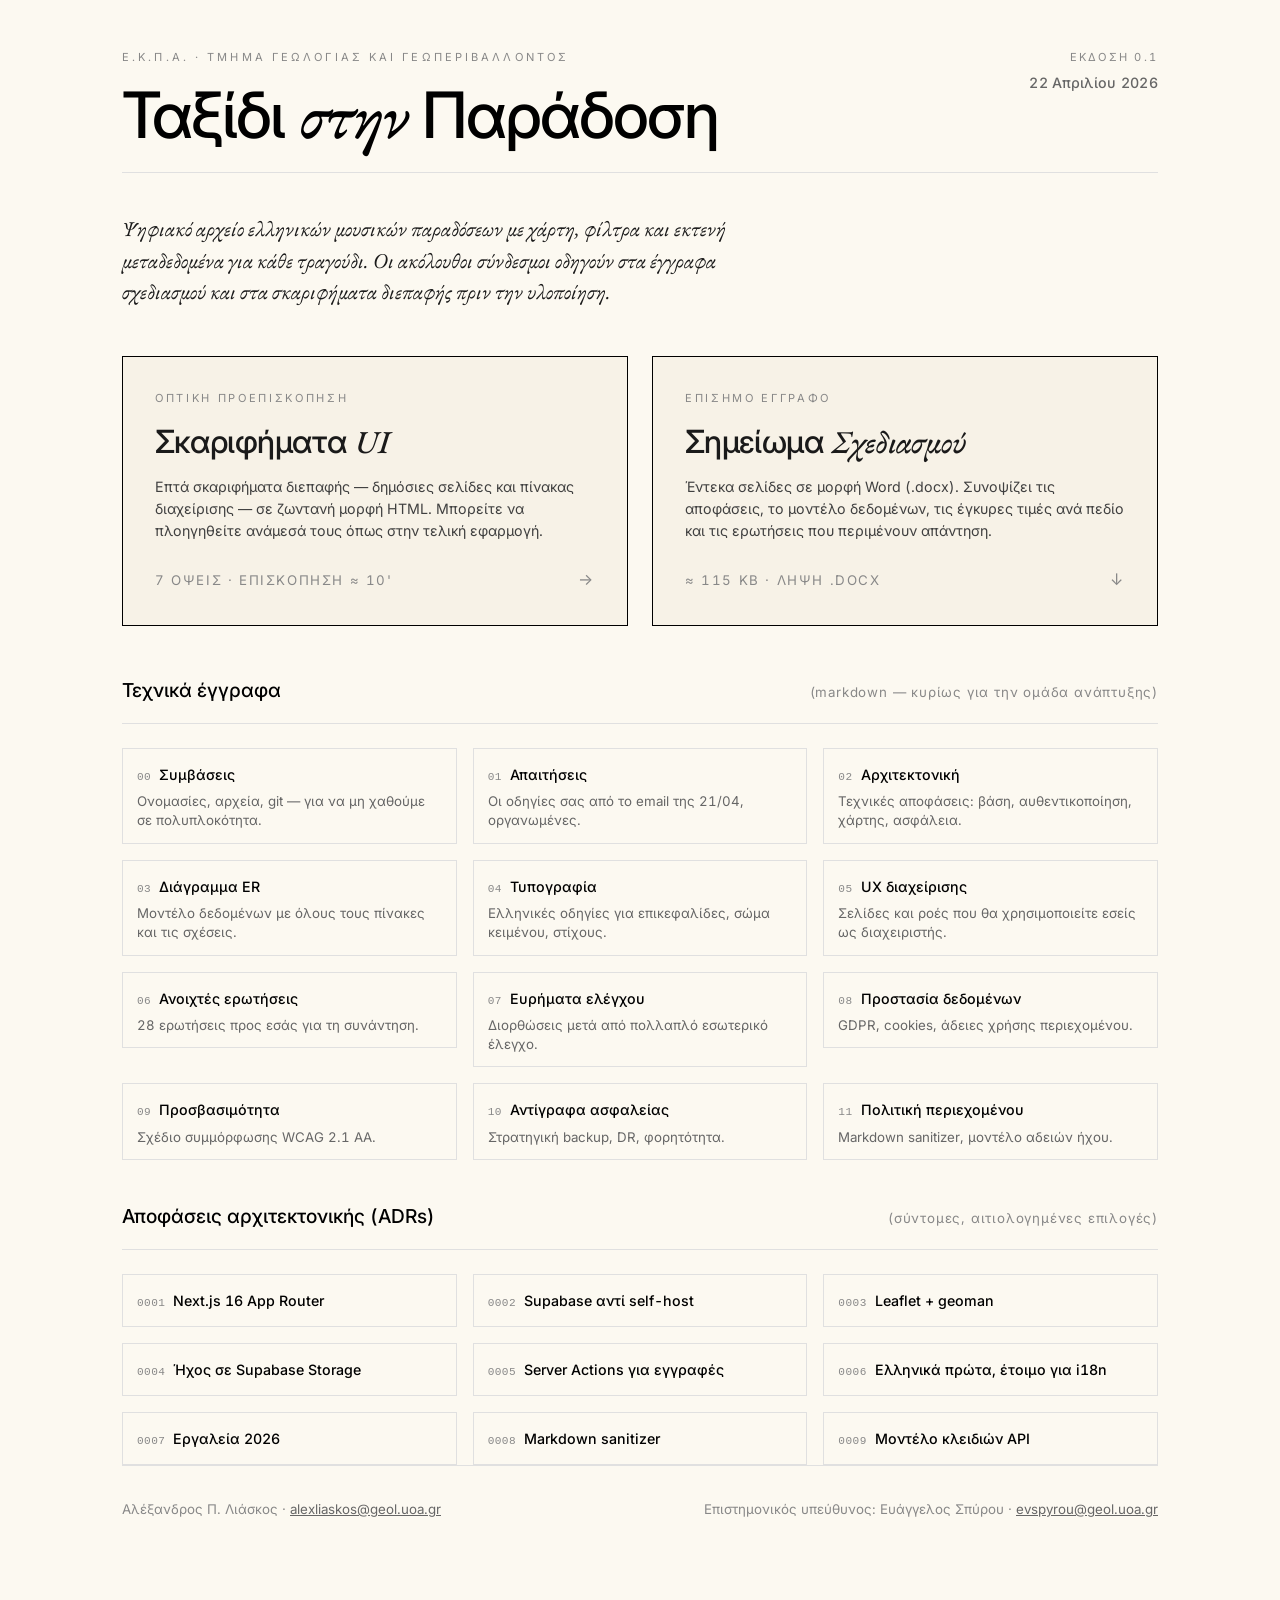
<file: docs/index.html>
<!doctype html>
<html lang="el">
<head>
  <meta charset="utf-8"/>
  <meta name="viewport" content="width=device-width, initial-scale=1"/>
  <title>Ταξίδι στην Παράδοση — Έγγραφα σχεδιασμού</title>
  <meta name="description" content="WebGIS Ελληνικών Μουσικών Παραδόσεων. Έγγραφα σχεδιασμού και σκαριφήματα UI."/>
  <meta name="robots" content="noindex, nofollow"/>
  <link rel="stylesheet" href="diagrams/_wireframe.css"/>
  <style>
    body {
      background: var(--white);
      min-height: 100vh;
      display: flex;
      flex-direction: column;
    }
    .page {
      flex: 1;
      max-width: 1100px;
      margin-inline: auto;
      padding: var(--space-6) var(--space-4) var(--space-8);
      width: 100%;
    }
    .masthead {
      display: grid;
      grid-template-columns: 1fr auto;
      align-items: baseline;
      padding-bottom: var(--space-3);
      border-bottom: 1px solid var(--fog);
      gap: var(--space-3);
    }
    .masthead .eyebrow {
      font-family: var(--font-sans);
      font-size: var(--text-2xs);
      letter-spacing: 0.28em;
      text-transform: uppercase;
      color: var(--ash);
      margin-bottom: var(--space-2);
    }
    .masthead h1 {
      font-family: var(--font-sans);
      font-weight: 500;
      font-size: clamp(2.5rem, 5vw, 4.5rem);
      letter-spacing: -0.03em;
      color: var(--ink);
      line-height: 1;
    }
    .masthead h1 em {
      font-family: var(--font-serif);
      font-style: italic;
      font-weight: 500;
    }
    .masthead .stamp {
      font-family: var(--font-sans);
      font-size: var(--text-2xs);
      letter-spacing: 0.2em;
      text-transform: uppercase;
      color: var(--ash);
      text-align: right;
      white-space: nowrap;
    }
    .masthead .stamp strong {
      display: block;
      color: var(--stone);
      font-weight: 500;
      letter-spacing: 0.02em;
      text-transform: none;
      font-size: var(--text-sm);
      margin-top: 4px;
    }
    .intro {
      margin: var(--space-5) 0 var(--space-6);
      max-width: 62ch;
      font-family: var(--font-serif);
      font-style: italic;
      font-weight: 400;
      font-size: clamp(1.1rem, 0.4vw + 1rem, 1.4rem);
      line-height: 1.5;
      color: var(--charcoal);
    }

    /* Primary cards (Σκαριφήματα, Σημείωμα) */
    .cta-grid {
      display: grid;
      grid-template-columns: 1fr 1fr;
      gap: var(--space-3);
      margin-bottom: var(--space-6);
    }
    .cta {
      display: block;
      padding: var(--space-4);
      border: 1.5px solid var(--ink);
      text-decoration: none;
      color: var(--charcoal);
      background: var(--paper);
      transition: transform 0.15s ease, background 0.15s ease;
      min-height: 220px;
      display: flex;
      flex-direction: column;
      justify-content: space-between;
    }
    .cta:hover {
      background: var(--ink);
      color: var(--white);
      transform: translateY(-2px);
    }
    .cta:hover .cta-label,
    .cta:hover .cta-desc,
    .cta:hover .cta-meta { color: inherit; }
    .cta-label {
      font-family: var(--font-sans);
      font-size: var(--text-2xs);
      letter-spacing: 0.24em;
      text-transform: uppercase;
      color: var(--ash);
      margin-bottom: var(--space-2);
    }
    .cta h2 {
      font-family: var(--font-sans);
      font-weight: 500;
      font-size: clamp(1.4rem, 2vw + 0.5rem, 2rem);
      letter-spacing: -0.02em;
      line-height: 1.1;
      color: inherit;
    }
    .cta h2 em {
      font-family: var(--font-serif);
      font-style: italic;
      font-weight: 500;
    }
    .cta-desc {
      margin-top: var(--space-2);
      font-size: var(--text-sm);
      line-height: 1.55;
      color: var(--slate);
    }
    .cta-meta {
      margin-top: var(--space-3);
      font-size: var(--text-xs);
      letter-spacing: 0.12em;
      text-transform: uppercase;
      color: var(--ash);
      display: flex;
      justify-content: space-between;
      align-items: baseline;
    }
    .cta-meta .arrow { font-size: 1.2em; }
    @media (max-width: 720px) { .cta-grid { grid-template-columns: 1fr; } }

    /* Secondary docs — link list */
    .section-head {
      font-family: var(--font-sans);
      font-weight: 500;
      font-size: var(--text-lg);
      color: var(--ink);
      padding-bottom: var(--space-2);
      border-bottom: 1px solid var(--fog);
      margin-bottom: var(--space-3);
      display: flex;
      align-items: baseline;
      justify-content: space-between;
    }
    .section-head .hint {
      font-size: var(--text-xs);
      color: var(--ash);
      font-weight: 400;
      letter-spacing: 0.06em;
    }
    .doclist {
      list-style: none;
      display: grid;
      grid-template-columns: repeat(auto-fit, minmax(280px, 1fr));
      gap: var(--space-2);
    }
    .doclist a {
      display: block;
      padding: 12px 14px;
      border: 1px solid var(--fog);
      background: var(--white);
      text-decoration: none;
      color: var(--charcoal);
      transition: border-color 0.15s, background 0.15s;
    }
    .doclist a:hover {
      border-color: var(--charcoal);
      background: var(--paper);
    }
    .doclist .n {
      font-family: "JetBrains Mono", Consolas, monospace;
      font-size: var(--text-2xs);
      color: var(--ash);
      letter-spacing: 0.04em;
      margin-right: 8px;
    }
    .doclist .t {
      font-size: var(--text-sm);
      font-weight: 500;
      color: var(--ink);
    }
    .doclist .d {
      display: block;
      font-size: var(--text-xs);
      color: var(--stone);
      margin-top: 4px;
      line-height: 1.45;
    }

    footer {
      padding: var(--space-4) 0;
      border-top: 1px solid var(--fog);
      font-size: var(--text-xs);
      color: var(--ash);
      display: flex;
      justify-content: space-between;
      flex-wrap: wrap;
      gap: var(--space-2);
    }
    footer a { color: var(--stone); }
  </style>
</head>
<body>
  <main class="page">
    <header class="masthead">
      <div>
        <div class="eyebrow">Ε.Κ.Π.Α. · Τμήμα Γεωλογίας και Γεωπεριβάλλοντος</div>
        <h1>Ταξίδι <em>στην</em> Παράδοση</h1>
      </div>
      <div class="stamp">
        Έκδοση 0.1
        <strong>22 Απριλίου 2026</strong>
      </div>
    </header>

    <p class="intro">
      Ψηφιακό αρχείο ελληνικών μουσικών παραδόσεων με χάρτη, φίλτρα και εκτενή μεταδεδομένα για κάθε τραγούδι. Οι ακόλουθοι σύνδεσμοι οδηγούν στα έγγραφα σχεδιασμού και στα σκαριφήματα διεπαφής πριν την υλοποίηση.
    </p>

    <!-- Primary CTAs -->
    <section class="cta-grid">
      <a class="cta" href="diagrams/">
        <div>
          <div class="cta-label">Οπτική προεπισκόπηση</div>
          <h2>Σκαριφήματα <em>UI</em></h2>
          <p class="cta-desc">Επτά σκαριφήματα διεπαφής — δημόσιες σελίδες και πίνακας διαχείρισης — σε ζωντανή μορφή HTML. Μπορείτε να πλοηγηθείτε ανάμεσά τους όπως στην τελική εφαρμογή.</p>
        </div>
        <div class="cta-meta">
          <span>7 όψεις · επισκόπηση ≈ 10'</span>
          <span class="arrow">→</span>
        </div>
      </a>

      <a class="cta" href="Σημείωμα%20Σχεδιασμού%20-%20Ταξίδι%20στην%20Παράδοση.docx" download>
        <div>
          <div class="cta-label">Επίσημο έγγραφο</div>
          <h2>Σημείωμα <em>Σχεδιασμού</em></h2>
          <p class="cta-desc">Έντεκα σελίδες σε μορφή Word (.docx). Συνοψίζει τις αποφάσεις, το μοντέλο δεδομένων, τις έγκυρες τιμές ανά πεδίο και τις ερωτήσεις που περιμένουν απάντηση.</p>
        </div>
        <div class="cta-meta">
          <span>≈ 115 KB · Λήψη .docx</span>
          <span class="arrow">↓</span>
        </div>
      </a>
    </section>

    <!-- Secondary: design docs -->
    <div class="section-head">
      Τεχνικά έγγραφα
      <span class="hint">(markdown — κυρίως για την ομάδα ανάπτυξης)</span>
    </div>
    <ul class="doclist">
      <li><a href="00-conventions.md"><span class="n">00</span><span class="t">Συμβάσεις</span><span class="d">Ονομασίες, αρχεία, git — για να μη χαθούμε σε πολυπλοκότητα.</span></a></li>
      <li><a href="01-requirements.md"><span class="n">01</span><span class="t">Απαιτήσεις</span><span class="d">Οι οδηγίες σας από το email της 21/04, οργανωμένες.</span></a></li>
      <li><a href="02-architecture.md"><span class="n">02</span><span class="t">Αρχιτεκτονική</span><span class="d">Τεχνικές αποφάσεις: βάση, αυθεντικοποίηση, χάρτης, ασφάλεια.</span></a></li>
      <li><a href="03-er-diagram.md"><span class="n">03</span><span class="t">Διάγραμμα ER</span><span class="d">Μοντέλο δεδομένων με όλους τους πίνακες και τις σχέσεις.</span></a></li>
      <li><a href="04-typography.md"><span class="n">04</span><span class="t">Τυπογραφία</span><span class="d">Ελληνικές οδηγίες για επικεφαλίδες, σώμα κειμένου, στίχους.</span></a></li>
      <li><a href="05-admin-ux.md"><span class="n">05</span><span class="t">UX διαχείρισης</span><span class="d">Σελίδες και ροές που θα χρησιμοποιείτε εσείς ως διαχειριστής.</span></a></li>
      <li><a href="06-open-questions.md"><span class="n">06</span><span class="t">Ανοιχτές ερωτήσεις</span><span class="d">28 ερωτήσεις προς εσάς για τη συνάντηση.</span></a></li>
      <li><a href="07-review-findings.md"><span class="n">07</span><span class="t">Ευρήματα ελέγχου</span><span class="d">Διορθώσεις μετά από πολλαπλό εσωτερικό έλεγχο.</span></a></li>
      <li><a href="08-privacy-and-terms.md"><span class="n">08</span><span class="t">Προστασία δεδομένων</span><span class="d">GDPR, cookies, άδειες χρήσης περιεχομένου.</span></a></li>
      <li><a href="09-accessibility.md"><span class="n">09</span><span class="t">Προσβασιμότητα</span><span class="d">Σχέδιο συμμόρφωσης WCAG 2.1 AA.</span></a></li>
      <li><a href="10-backup-and-dr.md"><span class="n">10</span><span class="t">Αντίγραφα ασφαλείας</span><span class="d">Στρατηγική backup, DR, φορητότητα.</span></a></li>
      <li><a href="11-content-policy.md"><span class="n">11</span><span class="t">Πολιτική περιεχομένου</span><span class="d">Markdown sanitizer, μοντέλο αδειών ήχου.</span></a></li>
    </ul>

    <div style="height: var(--space-5);"></div>

    <div class="section-head">
      Αποφάσεις αρχιτεκτονικής (ADRs)
      <span class="hint">(σύντομες, αιτιολογημένες επιλογές)</span>
    </div>
    <ul class="doclist">
      <li><a href="adrs/0001-next-app-router.md"><span class="n">0001</span><span class="t">Next.js 16 App Router</span></a></li>
      <li><a href="adrs/0002-supabase-over-self-host.md"><span class="n">0002</span><span class="t">Supabase αντί self-host</span></a></li>
      <li><a href="adrs/0003-leaflet-over-maplibre.md"><span class="n">0003</span><span class="t">Leaflet + geoman</span></a></li>
      <li><a href="adrs/0004-audio-on-supabase-storage.md"><span class="n">0004</span><span class="t">Ήχος σε Supabase Storage</span></a></li>
      <li><a href="adrs/0005-mutations-via-server-actions.md"><span class="n">0005</span><span class="t">Server Actions για εγγραφές</span></a></li>
      <li><a href="adrs/0006-greek-first-i18n-ready.md"><span class="n">0006</span><span class="t">Ελληνικά πρώτα, έτοιμο για i18n</span></a></li>
      <li><a href="adrs/0007-toolchain-2026.md"><span class="n">0007</span><span class="t">Εργαλεία 2026</span></a></li>
      <li><a href="adrs/0008-markdown-sanitizer.md"><span class="n">0008</span><span class="t">Markdown sanitizer</span></a></li>
      <li><a href="adrs/0009-api-key-model.md"><span class="n">0009</span><span class="t">Μοντέλο κλειδιών API</span></a></li>
    </ul>

    <footer>
      <span>
        Αλέξανδρος Π. Λιάσκος ·
        <a href="mailto:alexliaskos@geol.uoa.gr">alexliaskos@geol.uoa.gr</a>
      </span>
      <span>
        Επιστημονικός υπεύθυνος: Ευάγγελος Σπύρου ·
        <a href="mailto:evspyrou@geol.uoa.gr">evspyrou@geol.uoa.gr</a>
      </span>
    </footer>
  </main>
</body>
</html>
</file>
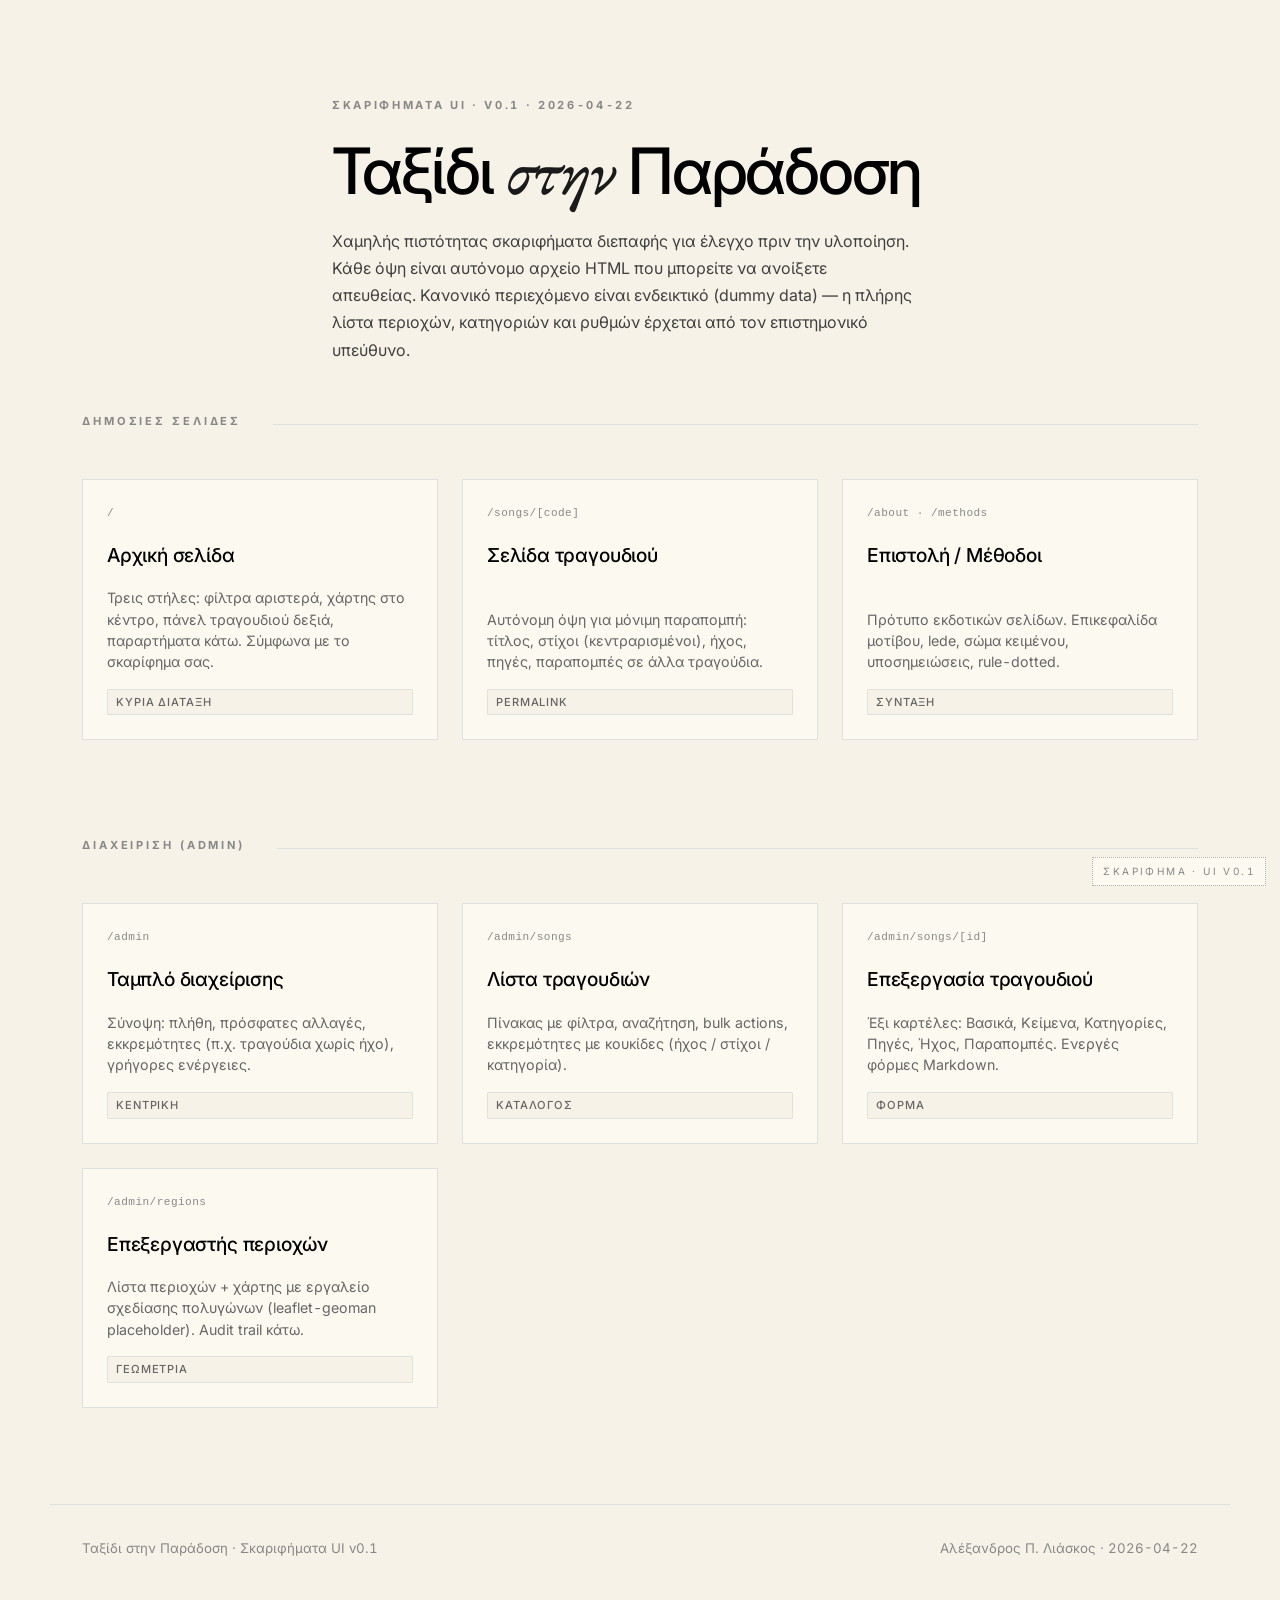
<file: docs/diagrams/index.html>
<!doctype html>
<html lang="el">
<head>
  <meta charset="utf-8"/>
  <title>Σκαριφήματα UI — Ταξίδι στην Παράδοση</title>
  <link rel="stylesheet" href="_wireframe.css"/>
  <style>
    body { background: var(--paper); }
    .hero {
      max-width: 680px;
      margin: var(--space-10) auto var(--space-6);
      padding: 0 var(--space-4);
    }
    .hero .eyebrow {
      display: block;
      margin-bottom: var(--space-3);
    }
    .hero h1 {
      font-family: var(--font-sans);
      font-weight: 500;
      font-size: clamp(2.5rem, 5vw, 4rem);
      letter-spacing: -0.035em;
      color: var(--ink);
      line-height: 1;
    }
    .hero h1 em {
      font-family: var(--font-serif);
      font-style: italic;
      font-weight: 500;
      color: var(--charcoal);
    }
    .hero p {
      margin-top: var(--space-3);
      max-width: 58ch;
      color: var(--slate);
    }
    .viewgrid {
      max-width: 1180px;
      margin: var(--space-6) auto var(--space-10);
      padding: 0 var(--space-4);
      display: grid;
      grid-template-columns: repeat(auto-fill, minmax(280px, 1fr));
      gap: var(--space-3);
    }
    .view {
      display: grid;
      grid-template-rows: auto 1fr auto;
      text-decoration: none;
      color: inherit;
      background: var(--white);
      border: 1px solid var(--fog);
      padding: var(--space-3);
      gap: var(--space-2);
      transition: border-color 0.15s ease, transform 0.15s ease;
    }
    .view:hover {
      border-color: var(--charcoal);
      transform: translateY(-1px);
    }
    .view .route {
      font-family: "JetBrains Mono", Consolas, monospace;
      font-size: var(--text-2xs);
      color: var(--ash);
      letter-spacing: 0.04em;
    }
    .view h2 {
      font-family: var(--font-sans);
      font-weight: 500;
      font-size: var(--text-lg);
      color: var(--ink);
      letter-spacing: -0.01em;
    }
    .view p {
      font-size: var(--text-sm);
      color: var(--stone);
      line-height: 1.5;
    }
    .view .tag {
      margin-top: auto;
      display: inline-block;
      align-self: flex-start;
    }
    .section-label {
      max-width: 1180px;
      margin: var(--space-5) auto var(--space-2);
      padding: 0 var(--space-4);
      font-size: var(--text-2xs);
      font-weight: 700;
      letter-spacing: 0.26em;
      text-transform: uppercase;
      color: var(--ash);
      display: flex;
      align-items: baseline;
      gap: var(--space-2);
    }
    .section-label::after {
      content: "";
      flex: 1;
      border-top: 1px solid var(--fog);
      margin-left: var(--space-2);
    }
    footer {
      max-width: 1180px;
      margin: 0 auto var(--space-6);
      padding: var(--space-4);
      border-top: 1px solid var(--fog);
      display: flex;
      justify-content: space-between;
      font-size: var(--text-xs);
      color: var(--ash);
      flex-wrap: wrap;
      gap: var(--space-2);
    }
  </style>
</head>
<body>
  <section class="hero">
    <span class="label-tracked eyebrow">ΣΚΑΡΙΦΗΜΑΤΑ UI · v0.1 · 2026-04-22</span>
    <h1>Ταξίδι <em>στην</em> Παράδοση</h1>
    <p>Χαμηλής πιστότητας σκαριφήματα διεπαφής για έλεγχο πριν την υλοποίηση. Κάθε όψη είναι αυτόνομο αρχείο HTML που μπορείτε να ανοίξετε απευθείας. Κανονικό περιεχόμενο είναι ενδεικτικό (dummy data) — η πλήρης λίστα περιοχών, κατηγοριών και ρυθμών έρχεται από τον επιστημονικό υπεύθυνο.</p>
  </section>

  <div class="section-label">Δημόσιες σελίδες</div>
  <div class="viewgrid">
    <a class="view" href="vaggelis-layout.html">
      <span class="route">/</span>
      <h2>Αρχική σελίδα</h2>
      <p>Τρεις στήλες: φίλτρα αριστερά, χάρτης στο κέντρο, πάνελ τραγουδιού δεξιά, παραρτήματα κάτω. Σύμφωνα με το σκαρίφημα σας.</p>
      <span class="chip tag">Κύρια διάταξη</span>
    </a>
    <a class="view" href="vaggelis-song-detail.html">
      <span class="route">/songs/[code]</span>
      <h2>Σελίδα τραγουδιού</h2>
      <p>Αυτόνομη όψη για μόνιμη παραπομπή: τίτλος, στίχοι (κεντραρισμένοι), ήχος, πηγές, παραπομπές σε άλλα τραγούδια.</p>
      <span class="chip tag">Permalink</span>
    </a>
    <a class="view" href="vaggelis-editorial.html">
      <span class="route">/about · /methods</span>
      <h2>Επιστολή / Μέθοδοι</h2>
      <p>Πρότυπο εκδοτικών σελίδων. Επικεφαλίδα μοτίβου, lede, σώμα κειμένου, υποσημειώσεις, rule-dotted.</p>
      <span class="chip tag">Σύνταξη</span>
    </a>
  </div>

  <div class="section-label">Διαχείριση (admin)</div>
  <div class="viewgrid">
    <a class="view" href="vaggelis-admin-dashboard.html">
      <span class="route">/admin</span>
      <h2>Ταμπλό διαχείρισης</h2>
      <p>Σύνοψη: πλήθη, πρόσφατες αλλαγές, εκκρεμότητες (π.χ. τραγούδια χωρίς ήχο), γρήγορες ενέργειες.</p>
      <span class="chip tag">Κεντρική</span>
    </a>
    <a class="view" href="vaggelis-admin-songs-list.html">
      <span class="route">/admin/songs</span>
      <h2>Λίστα τραγουδιών</h2>
      <p>Πίνακας με φίλτρα, αναζήτηση, bulk actions, εκκρεμότητες με κουκίδες (ήχος / στίχοι / κατηγορία).</p>
      <span class="chip tag">Κατάλογος</span>
    </a>
    <a class="view" href="vaggelis-admin-song-edit.html">
      <span class="route">/admin/songs/[id]</span>
      <h2>Επεξεργασία τραγουδιού</h2>
      <p>Έξι καρτέλες: Βασικά, Κείμενα, Κατηγορίες, Πηγές, Ήχος, Παραπομπές. Ενεργές φόρμες Markdown.</p>
      <span class="chip tag">Φόρμα</span>
    </a>
    <a class="view" href="vaggelis-admin-region-editor.html">
      <span class="route">/admin/regions</span>
      <h2>Επεξεργαστής περιοχών</h2>
      <p>Λίστα περιοχών + χάρτης με εργαλείο σχεδίασης πολυγώνων (leaflet-geoman placeholder). Audit trail κάτω.</p>
      <span class="chip tag">Γεωμετρία</span>
    </a>
  </div>

  <footer>
    <span>Ταξίδι στην Παράδοση · Σκαριφήματα UI v0.1</span>
    <span>Αλέξανδρος Π. Λιάσκος · 2026-04-22</span>
  </footer>

  <div class="wireframe-badge">ΣΚΑΡΙΦΗΜΑ · UI v0.1</div>
</body>
</html>
</file>
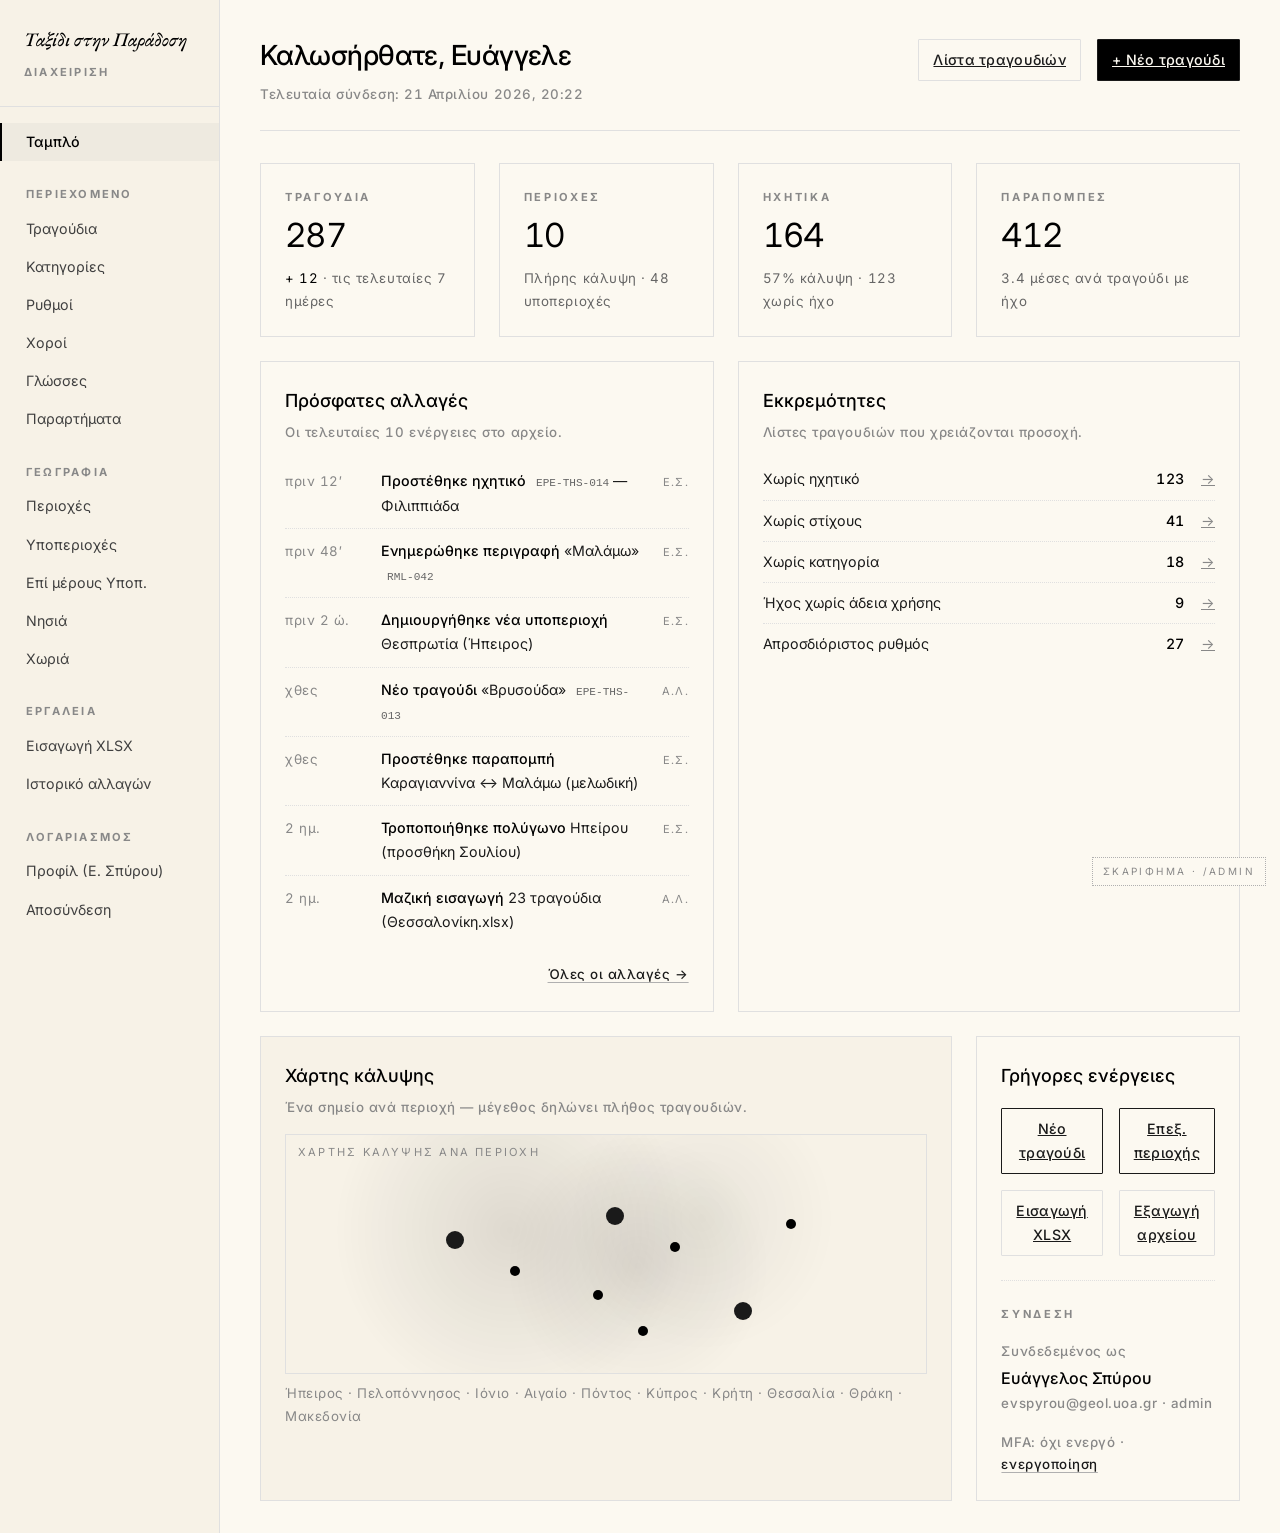
<file: docs/diagrams/vaggelis-admin-dashboard.html>
<!doctype html>
<html lang="el">
<head>
  <meta charset="utf-8"/>
  <title>Ταμπλό διαχείρισης — Ταξίδι στην Παράδοση</title>
  <link rel="stylesheet" href="_wireframe.css"/>
  <style>
    .dash-grid {
      display: grid;
      grid-template-columns: repeat(4, 1fr);
      gap: var(--space-3);
    }
    .dash-grid .card.span-2 { grid-column: span 2; }
    .dash-grid .card.span-4 { grid-column: span 4; }
    .dash-grid .card.span-3 { grid-column: span 3; }
    .trend {
      font-size: var(--text-xs);
      color: var(--stone);
      margin-top: 4px;
      letter-spacing: 0.04em;
    }
    .trend .up { color: var(--ink); }
    .trend .down { color: var(--ash); }
    .feed {
      list-style: none;
      font-size: var(--text-sm);
    }
    .feed li {
      display: grid;
      grid-template-columns: 80px 1fr auto;
      gap: var(--space-2);
      padding: 10px 0;
      border-bottom: 1px dotted var(--fog);
      align-items: baseline;
    }
    .feed li:last-child { border-bottom: none; }
    .feed .when { color: var(--ash); font-size: var(--text-xs); letter-spacing: 0.04em; }
    .feed .what { color: var(--charcoal); }
    .feed .what strong { font-weight: 500; color: var(--ink); }
    .feed .what .code { font-family: "JetBrains Mono", Consolas, monospace; font-size: var(--text-2xs); color: var(--stone); margin-left: 6px; }
    .feed .who {
      font-size: var(--text-2xs);
      letter-spacing: 0.1em;
      text-transform: uppercase;
      color: var(--ash);
    }
    .todo-row {
      display: grid;
      grid-template-columns: 1fr auto auto;
      gap: var(--space-2);
      padding: 8px 0;
      border-bottom: 1px dotted var(--fog);
      font-size: var(--text-sm);
      align-items: center;
    }
    .todo-row:last-child { border-bottom: none; }
    .todo-row .count {
      font-variant-numeric: tabular-nums;
      font-weight: 500;
      color: var(--ink);
      letter-spacing: 0.04em;
    }
    .todo-row .arrow { color: var(--ash); }
    .quickact {
      display: grid;
      grid-template-columns: 1fr 1fr;
      gap: var(--space-2);
    }
    .quickact .btn { justify-content: center; text-align: center; }
    .coverage-map {
      height: 240px;
      background:
        radial-gradient(circle at 35% 40%, rgba(0,0,0,0.1) 0, transparent 40%),
        radial-gradient(circle at 55% 55%, rgba(0,0,0,0.08) 0, transparent 35%),
        radial-gradient(circle at 65% 35%, rgba(0,0,0,0.06) 0, transparent 30%),
        var(--paper);
      position: relative;
      border: 1px solid var(--fog);
    }
    .coverage-map::before {
      content: "ΧΑΡΤΗΣ ΚΑΛΥΨΗΣ ΑΝΑ ΠΕΡΙΟΧΗ";
      position: absolute; top: 8px; left: 12px;
      font-size: var(--text-2xs); letter-spacing: 0.2em;
      color: var(--ash);
    }
    .coverage-map .dot {
      position: absolute; width: 10px; height: 10px; border-radius: 50%;
      background: var(--ink);
    }
    .coverage-map .dot.big { width: 18px; height: 18px; background: var(--charcoal); }
    .coverage-legend { font-size: var(--text-xs); color: var(--ash); margin-top: 8px; letter-spacing: 0.04em; }

    @media (max-width: 960px) {
      .dash-grid { grid-template-columns: repeat(2, 1fr); }
      .dash-grid .card.span-3, .dash-grid .card.span-4 { grid-column: span 2; }
    }
    @media (max-width: 720px) {
      .admin-shell { grid-template-columns: 1fr; }
      .admin-shell > aside { border-right: none; border-bottom: 1px solid var(--fog); }
    }
  </style>
</head>
<body>
  <div class="admin-shell">
    <aside>
      <div class="brand" style="padding: 0 var(--space-3) var(--space-3); font-family: var(--font-serif); font-style: italic; font-weight: 500; font-size: var(--text-lg); color: var(--ink); border-bottom: 1px solid var(--fog); margin-bottom: var(--space-2);">
        Ταξίδι στην Παράδοση
        <div class="label-tracked" style="margin-top: 6px; color: var(--ash); font-style: normal; font-family: var(--font-sans); letter-spacing: 0.2em;">Διαχείριση</div>
      </div>
      <ul class="adminnav">
        <li><a href="vaggelis-admin-dashboard.html" aria-current="page">Ταμπλό</a></li>
        <li><span class="group">Περιεχόμενο</span></li>
        <li><a href="vaggelis-admin-songs-list.html">Τραγούδια</a></li>
        <li><a href="#">Κατηγορίες</a></li>
        <li><a href="#">Ρυθμοί</a></li>
        <li><a href="#">Χοροί</a></li>
        <li><a href="#">Γλώσσες</a></li>
        <li><a href="#">Παραρτήματα</a></li>
        <li><span class="group">Γεωγραφία</span></li>
        <li><a href="vaggelis-admin-region-editor.html">Περιοχές</a></li>
        <li><a href="#">Υποπεριοχές</a></li>
        <li><a href="#">Επί μέρους Υποπ.</a></li>
        <li><a href="#">Νησιά</a></li>
        <li><a href="#">Χωριά</a></li>
        <li><span class="group">Εργαλεία</span></li>
        <li><a href="#">Εισαγωγή XLSX</a></li>
        <li><a href="#">Ιστορικό αλλαγών</a></li>
        <li><span class="group">Λογαριασμός</span></li>
        <li><a href="#">Προφίλ (Ε. Σπύρου)</a></li>
        <li><a href="#">Αποσύνδεση</a></li>
      </ul>
    </aside>

    <main>
      <header class="admin-header">
        <div>
          <h1>Καλωσήρθατε, Ευάγγελε</h1>
          <p class="meta" style="margin-top: 4px;">Τελευταία σύνδεση: 21 Απριλίου 2026, 20:22</p>
        </div>
        <div class="actions">
          <a class="btn btn--ghost" href="vaggelis-admin-songs-list.html">Λίστα τραγουδιών</a>
          <a class="btn btn--primary" href="vaggelis-admin-song-edit.html">+ Νέο τραγούδι</a>
        </div>
      </header>

      <section class="dash-grid">
        <div class="card">
          <div class="label-tracked">Τραγούδια</div>
          <div class="stat">287</div>
          <div class="trend"><span class="up">+ 12</span> · τις τελευταίες 7 ημέρες</div>
        </div>
        <div class="card">
          <div class="label-tracked">Περιοχές</div>
          <div class="stat">10</div>
          <div class="trend">Πλήρης κάλυψη · 48 υποπεριοχές</div>
        </div>
        <div class="card">
          <div class="label-tracked">Ηχητικά</div>
          <div class="stat">164</div>
          <div class="trend">57% κάλυψη · 123 χωρίς ήχο</div>
        </div>
        <div class="card">
          <div class="label-tracked">Παραπομπές</div>
          <div class="stat">412</div>
          <div class="trend">3.4 μέσες ανά τραγούδι με ήχο</div>
        </div>

        <div class="card span-2">
          <h3>Πρόσφατες αλλαγές</h3>
          <p class="meta" style="margin-bottom: var(--space-2);">Οι τελευταίες 10 ενέργειες στο αρχείο.</p>
          <ul class="feed">
            <li><span class="when">πριν 12′</span><span class="what"><strong>Προστέθηκε ηχητικό</strong> <span class="code">EPE-THS-014</span> — Φιλιππιάδα</span><span class="who">Ε.Σ.</span></li>
            <li><span class="when">πριν 48′</span><span class="what"><strong>Ενημερώθηκε περιγραφή</strong> «Μαλάμω» <span class="code">RML-042</span></span><span class="who">Ε.Σ.</span></li>
            <li><span class="when">πριν 2 ώ.</span><span class="what"><strong>Δημιουργήθηκε νέα υποπεριοχή</strong> Θεσπρωτία (Ήπειρος)</span><span class="who">Ε.Σ.</span></li>
            <li><span class="when">χθες</span><span class="what"><strong>Νέο τραγούδι</strong> «Βρυσούδα» <span class="code">EPE-THS-013</span></span><span class="who">Α.Λ.</span></li>
            <li><span class="when">χθες</span><span class="what"><strong>Προστέθηκε παραπομπή</strong> Καραγιαννίνα ↔ Μαλάμω (μελωδική)</span><span class="who">Ε.Σ.</span></li>
            <li><span class="when">2 ημ.</span><span class="what"><strong>Τροποποιήθηκε πολύγωνο</strong> Ηπείρου (προσθήκη Σουλίου)</span><span class="who">Ε.Σ.</span></li>
            <li><span class="when">2 ημ.</span><span class="what"><strong>Μαζική εισαγωγή</strong> 23 τραγούδια (Θεσσαλονίκη.xlsx)</span><span class="who">Α.Λ.</span></li>
          </ul>
          <div style="margin-top: var(--space-2); text-align: right;"><a href="#" class="link meta">Όλες οι αλλαγές →</a></div>
        </div>

        <div class="card span-2">
          <h3>Εκκρεμότητες</h3>
          <p class="meta" style="margin-bottom: var(--space-2);">Λίστες τραγουδιών που χρειάζονται προσοχή.</p>
          <div class="todo-row">
            <span>Χωρίς ηχητικό</span>
            <span class="count">123</span>
            <a href="vaggelis-admin-songs-list.html" class="arrow">→</a>
          </div>
          <div class="todo-row">
            <span>Χωρίς στίχους</span>
            <span class="count">41</span>
            <a href="#" class="arrow">→</a>
          </div>
          <div class="todo-row">
            <span>Χωρίς κατηγορία</span>
            <span class="count">18</span>
            <a href="#" class="arrow">→</a>
          </div>
          <div class="todo-row">
            <span>Ήχος χωρίς άδεια χρήσης</span>
            <span class="count">9</span>
            <a href="#" class="arrow">→</a>
          </div>
          <div class="todo-row">
            <span>Απροσδιόριστος ρυθμός</span>
            <span class="count">27</span>
            <a href="#" class="arrow">→</a>
          </div>
        </div>

        <div class="card span-3 card--paper">
          <h3>Χάρτης κάλυψης</h3>
          <p class="meta" style="margin-bottom: var(--space-2);">Ένα σημείο ανά περιοχή — μέγεθος δηλώνει πλήθος τραγουδιών.</p>
          <div class="coverage-map">
            <!-- fake dots -->
            <span class="dot big" style="top: 40%; left: 25%;"></span>
            <span class="dot" style="top: 55%; left: 35%;"></span>
            <span class="dot big" style="top: 30%; left: 50%;"></span>
            <span class="dot" style="top: 65%; left: 48%;"></span>
            <span class="dot" style="top: 45%; left: 60%;"></span>
            <span class="dot big" style="top: 70%; left: 70%;"></span>
            <span class="dot" style="top: 35%; left: 78%;"></span>
            <span class="dot" style="top: 80%; left: 55%;"></span>
          </div>
          <div class="coverage-legend">Ήπειρος · Πελοπόννησος · Ιόνιο · Αιγαίο · Πόντος · Κύπρος · Κρήτη · Θεσσαλία · Θράκη · Μακεδονία</div>
        </div>

        <div class="card">
          <h3>Γρήγορες ενέργειες</h3>
          <div class="quickact mt-2">
            <a class="btn" href="vaggelis-admin-song-edit.html">Νέο τραγούδι</a>
            <a class="btn" href="vaggelis-admin-region-editor.html">Επεξ. περιοχής</a>
            <a class="btn btn--ghost" href="#">Εισαγωγή XLSX</a>
            <a class="btn btn--ghost" href="#">Εξαγωγή αρχείου</a>
          </div>

          <div class="rule-dotted" style="margin: var(--space-3) 0;"></div>

          <div class="label-tracked">Σύνδεση</div>
          <p class="meta mt-2">Συνδεδεμένος ως</p>
          <p style="font-weight: 500; color: var(--ink); margin-top: 2px;">Ευάγγελος Σπύρου</p>
          <p class="meta">evspyrou@geol.uoa.gr · admin</p>
          <p class="meta mt-2">MFA: <span style="color: var(--ash);">όχι ενεργό</span> · <a href="#" class="link">ενεργοποίηση</a></p>
        </div>
      </section>
    </main>
  </div>

  <div class="wireframe-badge">ΣΚΑΡΙΦΗΜΑ · /admin</div>
</body>
</html>
</file>
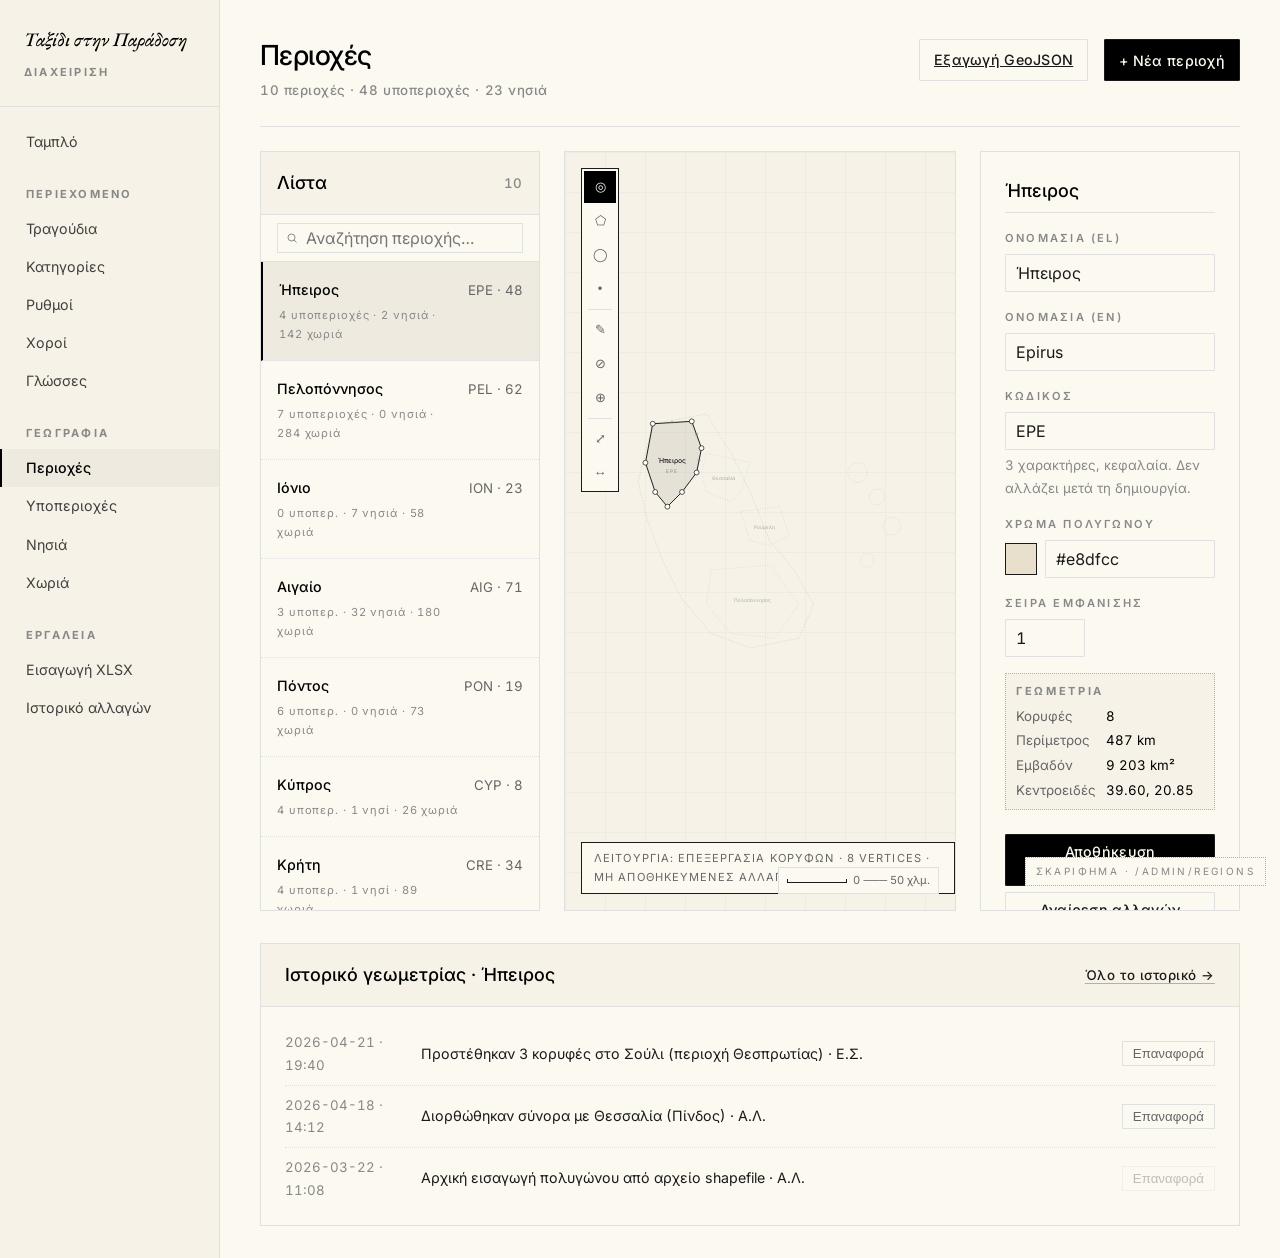
<file: docs/diagrams/vaggelis-admin-region-editor.html>
<!doctype html>
<html lang="el">
<head>
  <meta charset="utf-8"/>
  <title>Επεξεργαστής περιοχών — Admin</title>
  <link rel="stylesheet" href="_wireframe.css"/>
  <style>
    .region-shell {
      display: grid;
      grid-template-columns: 280px 1fr 260px;
      gap: var(--space-3);
      height: calc(100vh - 140px);
      min-height: 600px;
    }
    .region-list {
      border: 1px solid var(--fog);
      overflow: hidden;
      display: flex;
      flex-direction: column;
    }
    .region-list header {
      padding: var(--space-2);
      border-bottom: 1px solid var(--fog);
      background: var(--paper);
      display: flex;
      justify-content: space-between;
      align-items: center;
    }
    .region-list header h3 {
      font-weight: 500;
      font-size: var(--text-md);
      color: var(--ink);
    }
    .region-list ul {
      list-style: none;
      overflow-y: auto;
      flex: 1;
    }
    .region-list li {
      padding: var(--space-2);
      border-bottom: 1px dotted var(--fog);
      cursor: pointer;
      display: grid;
      grid-template-columns: 1fr auto;
      gap: 4px 10px;
      align-items: center;
    }
    .region-list li:hover { background: var(--paper); }
    .region-list li[aria-selected="true"] {
      background: var(--haze);
      border-left: 2px solid var(--ink);
    }
    .region-list .r-name {
      font-weight: 500;
      color: var(--ink);
      font-size: var(--text-sm);
    }
    .region-list .r-meta {
      font-size: var(--text-2xs);
      letter-spacing: 0.08em;
      color: var(--ash);
      grid-column: 1 / 2;
    }
    .region-list .r-count {
      font-variant-numeric: tabular-nums;
      font-size: var(--text-xs);
      color: var(--stone);
    }
    .map-wrap {
      border: 1px solid var(--fog);
      background: var(--paper);
      position: relative;
      overflow: hidden;
    }
    .map-wrap::before {
      content: "";
      position: absolute; inset: 0;
      background:
        linear-gradient(var(--fog) 1px, transparent 1px) 0 0 / 40px 40px,
        linear-gradient(90deg, var(--fog) 1px, transparent 1px) 0 0 / 40px 40px;
      opacity: 0.35;
      pointer-events: none;
    }
    .map-toolbar {
      position: absolute;
      top: var(--space-2);
      left: var(--space-2);
      display: flex;
      flex-direction: column;
      gap: 2px;
      z-index: 3;
      background: var(--white);
      border: 1px solid var(--charcoal);
      padding: 2px;
    }
    .map-toolbar button {
      width: 32px; height: 32px;
      border: 1px solid transparent;
      background: transparent;
      cursor: pointer;
      display: flex;
      align-items: center;
      justify-content: center;
      font-size: 13px;
      color: var(--stone);
      position: relative;
    }
    .map-toolbar button:hover { background: var(--paper); border-color: var(--fog); color: var(--ink); }
    .map-toolbar button[aria-pressed="true"] { background: var(--ink); color: var(--white); }
    .map-toolbar button::after {
      content: attr(data-tip);
      position: absolute;
      left: calc(100% + 8px);
      top: 50%;
      transform: translateY(-50%);
      background: var(--ink);
      color: var(--white);
      padding: 3px 8px;
      font-size: var(--text-2xs);
      letter-spacing: 0.06em;
      text-transform: uppercase;
      white-space: nowrap;
      opacity: 0;
      pointer-events: none;
      transition: opacity 0.15s;
    }
    .map-toolbar button:hover::after { opacity: 1; }
    .map-toolbar .sep {
      height: 1px;
      background: var(--fog);
      margin: 2px 4px;
    }
    .map-status {
      position: absolute;
      bottom: var(--space-2);
      left: var(--space-2);
      z-index: 3;
      background: var(--white);
      border: 1px solid var(--charcoal);
      padding: 6px 12px;
      font-size: var(--text-2xs);
      letter-spacing: 0.1em;
      text-transform: uppercase;
      color: var(--stone);
    }
    .map-scale {
      position: absolute;
      bottom: var(--space-2);
      right: var(--space-2);
      z-index: 3;
      background: var(--white);
      border: 1px solid var(--fog);
      padding: 3px 8px;
      font-size: var(--text-2xs);
      color: var(--stone);
      font-variant-numeric: tabular-nums;
    }
    .map-scale::before {
      content: "";
      display: inline-block;
      width: 60px;
      height: 4px;
      border: 1px solid var(--charcoal);
      border-top: none;
      vertical-align: middle;
      margin-right: 6px;
    }
    .props-panel {
      border: 1px solid var(--fog);
      padding: var(--space-3);
      overflow-y: auto;
    }
    .props-panel h3 {
      font-weight: 500;
      font-size: var(--text-md);
      color: var(--ink);
      margin-bottom: var(--space-2);
      padding-bottom: 6px;
      border-bottom: 1px solid var(--fog);
    }
    .geom-stat {
      padding: 8px 10px;
      background: var(--paper);
      border: 1px dotted var(--mist);
      margin-top: var(--space-2);
      font-size: var(--text-xs);
      color: var(--stone);
    }
    .geom-stat .tabular { color: var(--ink); }
    .audit-drawer {
      margin-top: var(--space-4);
      border: 1px solid var(--fog);
    }
    .audit-drawer header {
      padding: var(--space-2) var(--space-3);
      background: var(--paper);
      border-bottom: 1px solid var(--fog);
      display: flex;
      justify-content: space-between;
      align-items: center;
    }
    .audit-drawer header h3 { font-weight: 500; font-size: var(--text-md); color: var(--ink); }
    .audit-drawer .body { padding: var(--space-2) var(--space-3); }
    .audit-row {
      display: grid;
      grid-template-columns: 120px 1fr auto;
      gap: var(--space-2);
      padding: 8px 0;
      border-bottom: 1px dotted var(--fog);
      font-size: var(--text-sm);
      align-items: center;
    }
    .audit-row:last-child { border-bottom: none; }
    .audit-row .when { font-size: var(--text-xs); color: var(--ash); font-variant-numeric: tabular-nums; }
    .audit-row button { background: transparent; border: 1px solid var(--fog); padding: 4px 10px; font-size: var(--text-xs); color: var(--stone); cursor: pointer; }
  </style>
</head>
<body>
  <div class="admin-shell">
    <aside>
      <div style="padding: 0 var(--space-3) var(--space-3); font-family: var(--font-serif); font-style: italic; font-weight: 500; font-size: var(--text-lg); color: var(--ink); border-bottom: 1px solid var(--fog); margin-bottom: var(--space-2);">
        Ταξίδι στην Παράδοση
        <div class="label-tracked" style="margin-top: 6px; color: var(--ash); font-style: normal; font-family: var(--font-sans); letter-spacing: 0.2em;">Διαχείριση</div>
      </div>
      <ul class="adminnav">
        <li><a href="vaggelis-admin-dashboard.html">Ταμπλό</a></li>
        <li><span class="group">Περιεχόμενο</span></li>
        <li><a href="vaggelis-admin-songs-list.html">Τραγούδια</a></li>
        <li><a href="#">Κατηγορίες</a></li>
        <li><a href="#">Ρυθμοί</a></li>
        <li><a href="#">Χοροί</a></li>
        <li><a href="#">Γλώσσες</a></li>
        <li><span class="group">Γεωγραφία</span></li>
        <li><a href="vaggelis-admin-region-editor.html" aria-current="page">Περιοχές</a></li>
        <li><a href="#">Υποπεριοχές</a></li>
        <li><a href="#">Νησιά</a></li>
        <li><a href="#">Χωριά</a></li>
        <li><span class="group">Εργαλεία</span></li>
        <li><a href="#">Εισαγωγή XLSX</a></li>
        <li><a href="#">Ιστορικό αλλαγών</a></li>
      </ul>
    </aside>

    <main>
      <header class="admin-header" style="margin-bottom: var(--space-3);">
        <div>
          <h1>Περιοχές</h1>
          <p class="meta">10 περιοχές · 48 υποπεριοχές · 23 νησιά</p>
        </div>
        <div class="actions">
          <a class="btn btn--ghost" href="#">Εξαγωγή GeoJSON</a>
          <button class="btn btn--primary">+ Νέα περιοχή</button>
        </div>
      </header>

      <div class="region-shell">
        <!-- Region list -->
        <section class="region-list">
          <header>
            <h3>Λίστα</h3>
            <span class="meta">10</span>
          </header>
          <div style="padding: var(--space-1) var(--space-2); border-bottom: 1px solid var(--fog);">
            <div class="searchfield" style="padding: 4px 8px;">
              <svg width="12" height="12" viewBox="0 0 24 24" fill="none" stroke="#888" stroke-width="2"><circle cx="11" cy="11" r="7"/><line x1="21" y1="21" x2="16" y2="16"/></svg>
              <input type="search" placeholder="Αναζήτηση περιοχής…"/>
            </div>
          </div>
          <ul>
            <li aria-selected="true">
              <span class="r-name">Ήπειρος</span>
              <span class="r-count">EPE · 48</span>
              <span class="r-meta">4 υποπεριοχές · 2 νησιά · 142 χωριά</span>
            </li>
            <li>
              <span class="r-name">Πελοπόννησος</span>
              <span class="r-count">PEL · 62</span>
              <span class="r-meta">7 υποπεριοχές · 0 νησιά · 284 χωριά</span>
            </li>
            <li>
              <span class="r-name">Ιόνιο</span>
              <span class="r-count">ION · 23</span>
              <span class="r-meta">0 υποπερ. · 7 νησιά · 58 χωριά</span>
            </li>
            <li>
              <span class="r-name">Αιγαίο</span>
              <span class="r-count">AIG · 71</span>
              <span class="r-meta">3 υποπερ. · 32 νησιά · 180 χωριά</span>
            </li>
            <li>
              <span class="r-name">Πόντος</span>
              <span class="r-count">PON · 19</span>
              <span class="r-meta">6 υποπερ. · 0 νησιά · 73 χωριά</span>
            </li>
            <li>
              <span class="r-name">Κύπρος</span>
              <span class="r-count">CYP · 8</span>
              <span class="r-meta">4 υποπερ. · 1 νησί · 26 χωριά</span>
            </li>
            <li>
              <span class="r-name">Κρήτη</span>
              <span class="r-count">CRE · 34</span>
              <span class="r-meta">4 υποπερ. · 1 νησί · 89 χωριά</span>
            </li>
            <li>
              <span class="r-name">Θεσσαλία</span>
              <span class="r-count">THL · 14</span>
              <span class="r-meta">3 υποπερ. · 6 νησιά · 51 χωριά</span>
            </li>
            <li>
              <span class="r-name">Θράκη</span>
              <span class="r-count">TRK · 8</span>
              <span class="r-meta">3 υποπερ. · 2 νησιά · 38 χωριά</span>
            </li>
            <li>
              <span class="r-name">Μακεδονία</span>
              <span class="r-count">MAK · 0</span>
              <span class="r-meta">0 υποπερ. · 0 νησιά · 0 χωριά (νέα)</span>
            </li>
          </ul>
        </section>

        <!-- Map -->
        <section class="map-wrap">
          <div class="map-toolbar" role="toolbar" aria-label="Εργαλεία σχεδίασης">
            <button data-tip="Επιλογή" aria-pressed="true">◎</button>
            <button data-tip="Σχεδίαση πολυγώνου">⬠</button>
            <button data-tip="Σχεδίαση κύκλου">◯</button>
            <button data-tip="Σημείο">•</button>
            <div class="sep"></div>
            <button data-tip="Επεξεργασία κορυφών">✎</button>
            <button data-tip="Διαίρεση">⊘</button>
            <button data-tip="Συγχώνευση">⊕</button>
            <div class="sep"></div>
            <button data-tip="Snap σε γραμμή">⤢</button>
            <button data-tip="Μέτρηση">↔</button>
          </div>

          <!-- Stylised Greece schematic with the selected region (Epirus) highlighted -->
          <svg viewBox="0 0 800 600" preserveAspectRatio="xMidYMid meet" style="width: 100%; height: 100%; position: relative; z-index: 2;">
            <!-- Mainland silhouette -->
            <path d="M 180 80 L 290 60 L 340 140 L 380 220 L 420 320 L 470 380 L 510 450 L 480 520 L 380 540 L 300 510 L 240 440 L 200 360 L 170 280 L 150 200 Z"
                  fill="none" stroke="#ccc" stroke-width="1.2" stroke-dasharray="3 3"/>

            <!-- Islands silhouette -->
            <circle cx="600" cy="180" r="20" fill="none" stroke="#ccc" stroke-width="1" stroke-dasharray="2 2"/>
            <circle cx="640" cy="230" r="16" fill="none" stroke="#ccc" stroke-width="1" stroke-dasharray="2 2"/>
            <circle cx="670" cy="290" r="18" fill="none" stroke="#ccc" stroke-width="1" stroke-dasharray="2 2"/>
            <circle cx="620" cy="360" r="14" fill="none" stroke="#ccc" stroke-width="1" stroke-dasharray="2 2"/>

            <!-- Selected region: Epirus — with vertex handles showing edit mode -->
            <path id="epirus" d="M 180 80 L 260 75 L 280 130 L 270 180 L 240 220 L 210 250 L 185 220 L 165 160 Z"
                  fill="rgba(26,26,26,0.08)" stroke="#1a1a1a" stroke-width="2"/>
            <!-- vertex handles -->
            <circle cx="180" cy="80" r="5" fill="#fff" stroke="#1a1a1a" stroke-width="1.5"/>
            <circle cx="260" cy="75" r="5" fill="#fff" stroke="#1a1a1a" stroke-width="1.5"/>
            <circle cx="280" cy="130" r="5" fill="#fff" stroke="#1a1a1a" stroke-width="1.5"/>
            <circle cx="270" cy="180" r="5" fill="#fff" stroke="#1a1a1a" stroke-width="1.5"/>
            <circle cx="240" cy="220" r="5" fill="#fff" stroke="#1a1a1a" stroke-width="1.5"/>
            <circle cx="210" cy="250" r="5" fill="#fff" stroke="#1a1a1a" stroke-width="1.5"/>
            <circle cx="185" cy="220" r="5" fill="#fff" stroke="#1a1a1a" stroke-width="1.5"/>
            <circle cx="165" cy="160" r="5" fill="#fff" stroke="#1a1a1a" stroke-width="1.5"/>
            <!-- midpoint handles (smaller, for adding vertices) -->
            <circle cx="220" cy="77" r="3" fill="#888" opacity="0.6"/>
            <circle cx="270" cy="102" r="3" fill="#888" opacity="0.6"/>
            <circle cx="275" cy="155" r="3" fill="#888" opacity="0.6"/>

            <!-- label -->
            <text x="220" y="160" text-anchor="middle" font-family="Inter" font-size="14" font-weight="500" fill="#1a1a1a">Ήπειρος</text>
            <text x="220" y="180" text-anchor="middle" font-family="Inter" font-size="10" letter-spacing="2px" fill="#888">EPE</text>

            <!-- Other regions as faint outlines -->
            <path d="M 290 140 L 380 160 L 360 220 L 340 240 L 290 220 L 280 180 Z"
                  fill="none" stroke="#ccc" stroke-width="1" stroke-dasharray="2 3"/>
            <text x="325" y="195" text-anchor="middle" font-family="Inter" font-size="10" fill="#aaa">Θεσσαλία</text>

            <path d="M 360 260 L 440 250 L 460 310 L 420 330 L 380 320 Z"
                  fill="none" stroke="#ccc" stroke-width="1" stroke-dasharray="2 3"/>
            <text x="410" y="295" text-anchor="middle" font-family="Inter" font-size="10" fill="#aaa">Ρούμελη</text>

            <path d="M 300 380 L 420 370 L 480 450 L 430 520 L 340 510 L 290 450 Z"
                  fill="none" stroke="#ccc" stroke-width="1" stroke-dasharray="2 3"/>
            <text x="385" y="445" text-anchor="middle" font-family="Inter" font-size="10" fill="#aaa">Πελοπόννησος</text>
          </svg>

          <div class="map-status">Λειτουργία: επεξεργασία κορυφών · 8 vertices · μη αποθηκευμένες αλλαγές</div>
          <div class="map-scale">0 ─── 50 χλμ.</div>
        </section>

        <!-- Properties panel -->
        <aside class="props-panel">
          <h3>Ήπειρος</h3>
          <div class="field">
            <label>Ονομασία (EL)</label>
            <input class="input" value="Ήπειρος"/>
          </div>
          <div class="field">
            <label>Ονομασία (EN)</label>
            <input class="input" value="Epirus"/>
          </div>
          <div class="field">
            <label>Κωδικός</label>
            <input class="input tabular" value="EPE"/>
            <p class="hint">3 χαρακτήρες, κεφαλαία. Δεν αλλάζει μετά τη δημιουργία.</p>
          </div>
          <div class="field">
            <label>Χρώμα πολυγώνου</label>
            <div class="flex gap-1 items-center">
              <span style="width: 32px; height: 32px; background: #e8dfcc; border: 1px solid var(--charcoal);"></span>
              <input class="input tabular" value="#e8dfcc" style="flex: 1;"/>
            </div>
          </div>
          <div class="field">
            <label>Σειρά εμφάνισης</label>
            <input class="input tabular" value="1" type="number" min="0" style="width: 80px;"/>
          </div>

          <div class="geom-stat">
            <div class="label-tracked" style="margin-bottom: 4px;">Γεωμετρία</div>
            <dl style="display: grid; grid-template-columns: auto 1fr; gap: 2px 10px;">
              <dt>Κορυφές</dt><dd class="tabular">8</dd>
              <dt>Περίμετρος</dt><dd class="tabular">487 km</dd>
              <dt>Εμβαδόν</dt><dd class="tabular">9 203 km²</dd>
              <dt>Κεντροειδές</dt><dd class="tabular">39.60, 20.85</dd>
            </dl>
          </div>

          <div style="margin-top: var(--space-3); display: flex; flex-direction: column; gap: 6px;">
            <button class="btn btn--primary">Αποθήκευση γεωμετρίας</button>
            <button class="btn btn--ghost">Αναίρεση αλλαγών</button>
          </div>
        </aside>
      </div>

      <!-- Audit drawer -->
      <section class="audit-drawer">
        <header>
          <h3>Ιστορικό γεωμετρίας · Ήπειρος</h3>
          <a href="#" class="meta link">Όλο το ιστορικό →</a>
        </header>
        <div class="body">
          <div class="audit-row">
            <span class="when">2026-04-21 · 19:40</span>
            <span>Προστέθηκαν 3 κορυφές στο Σούλι (περιοχή Θεσπρωτίας) · Ε.Σ.</span>
            <button>Επαναφορά</button>
          </div>
          <div class="audit-row">
            <span class="when">2026-04-18 · 14:12</span>
            <span>Διορθώθηκαν σύνορα με Θεσσαλία (Πίνδος) · Α.Λ.</span>
            <button>Επαναφορά</button>
          </div>
          <div class="audit-row">
            <span class="when">2026-03-22 · 11:08</span>
            <span>Αρχική εισαγωγή πολυγώνου από αρχείο shapefile · Α.Λ.</span>
            <button disabled style="opacity: 0.4;">Επαναφορά</button>
          </div>
        </div>
      </section>
    </main>
  </div>

  <div class="wireframe-badge">ΣΚΑΡΙΦΗΜΑ · /admin/regions</div>
</body>
</html>
</file>
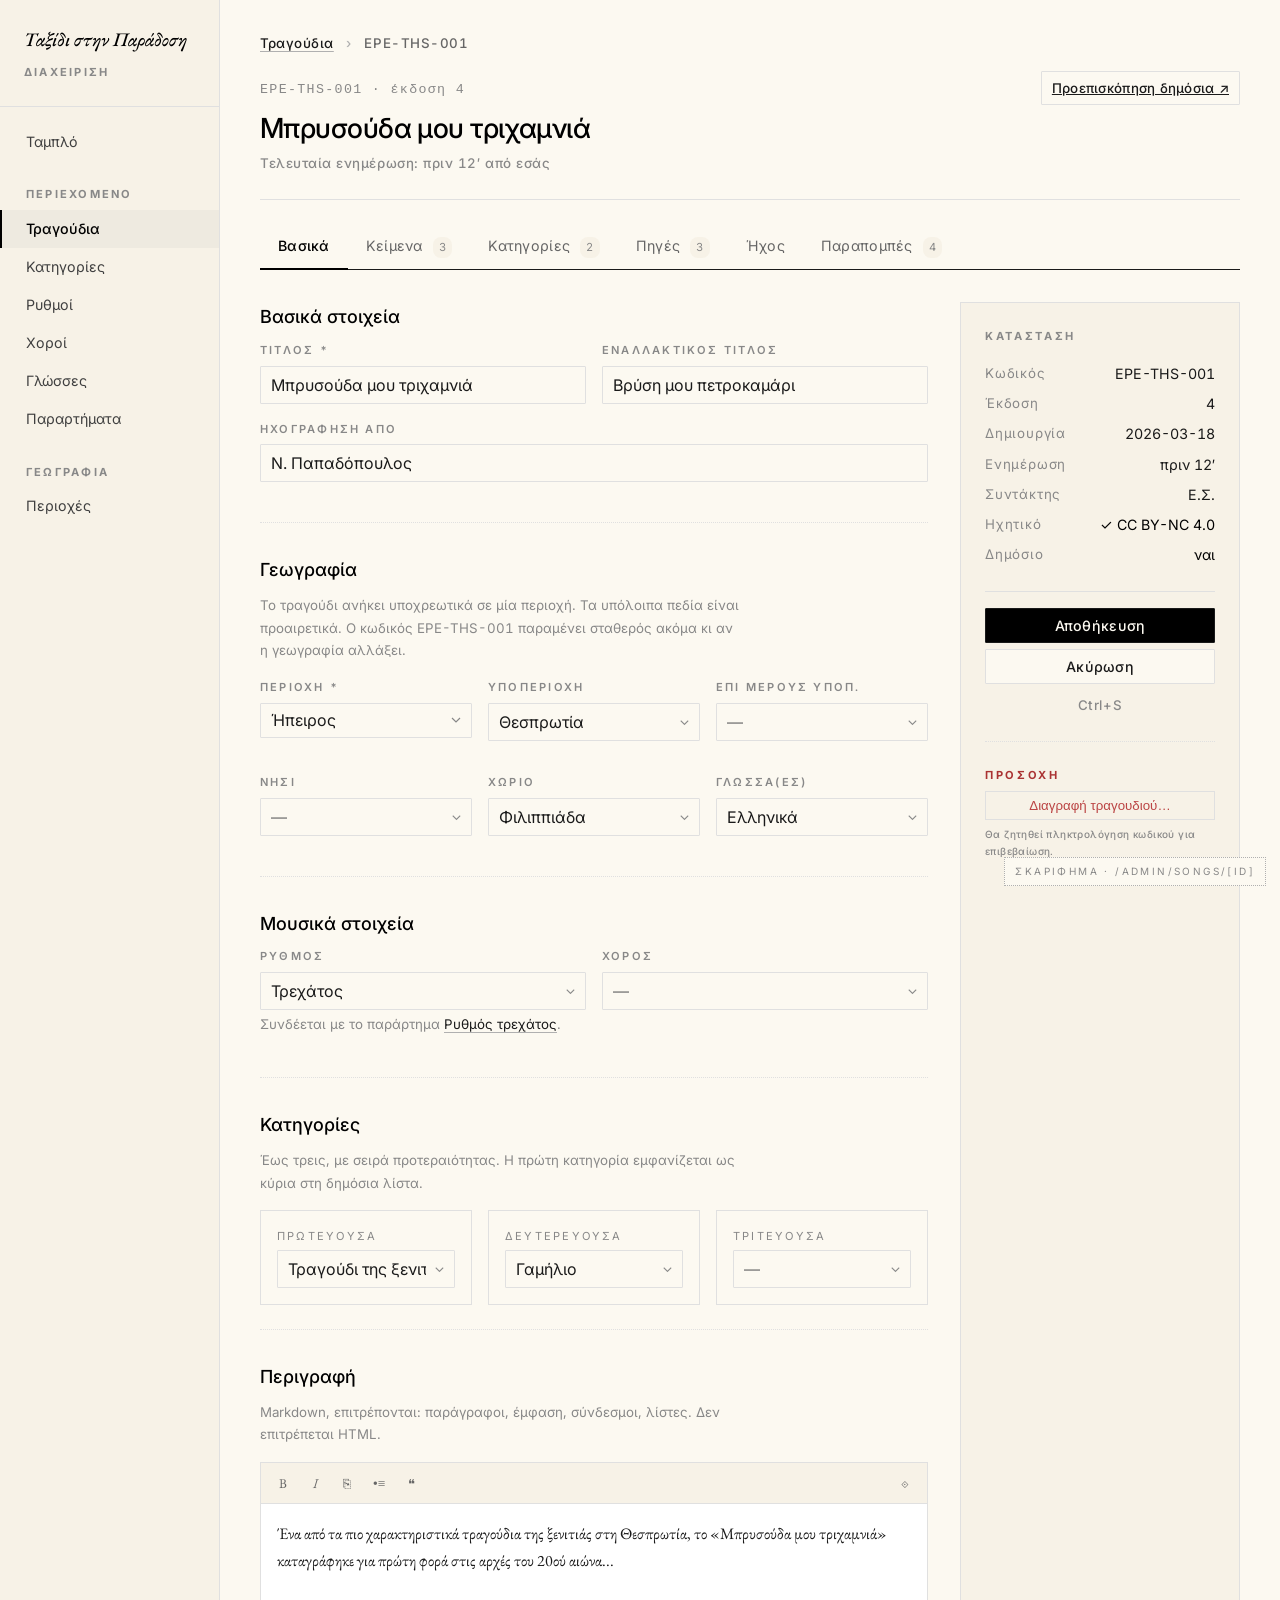
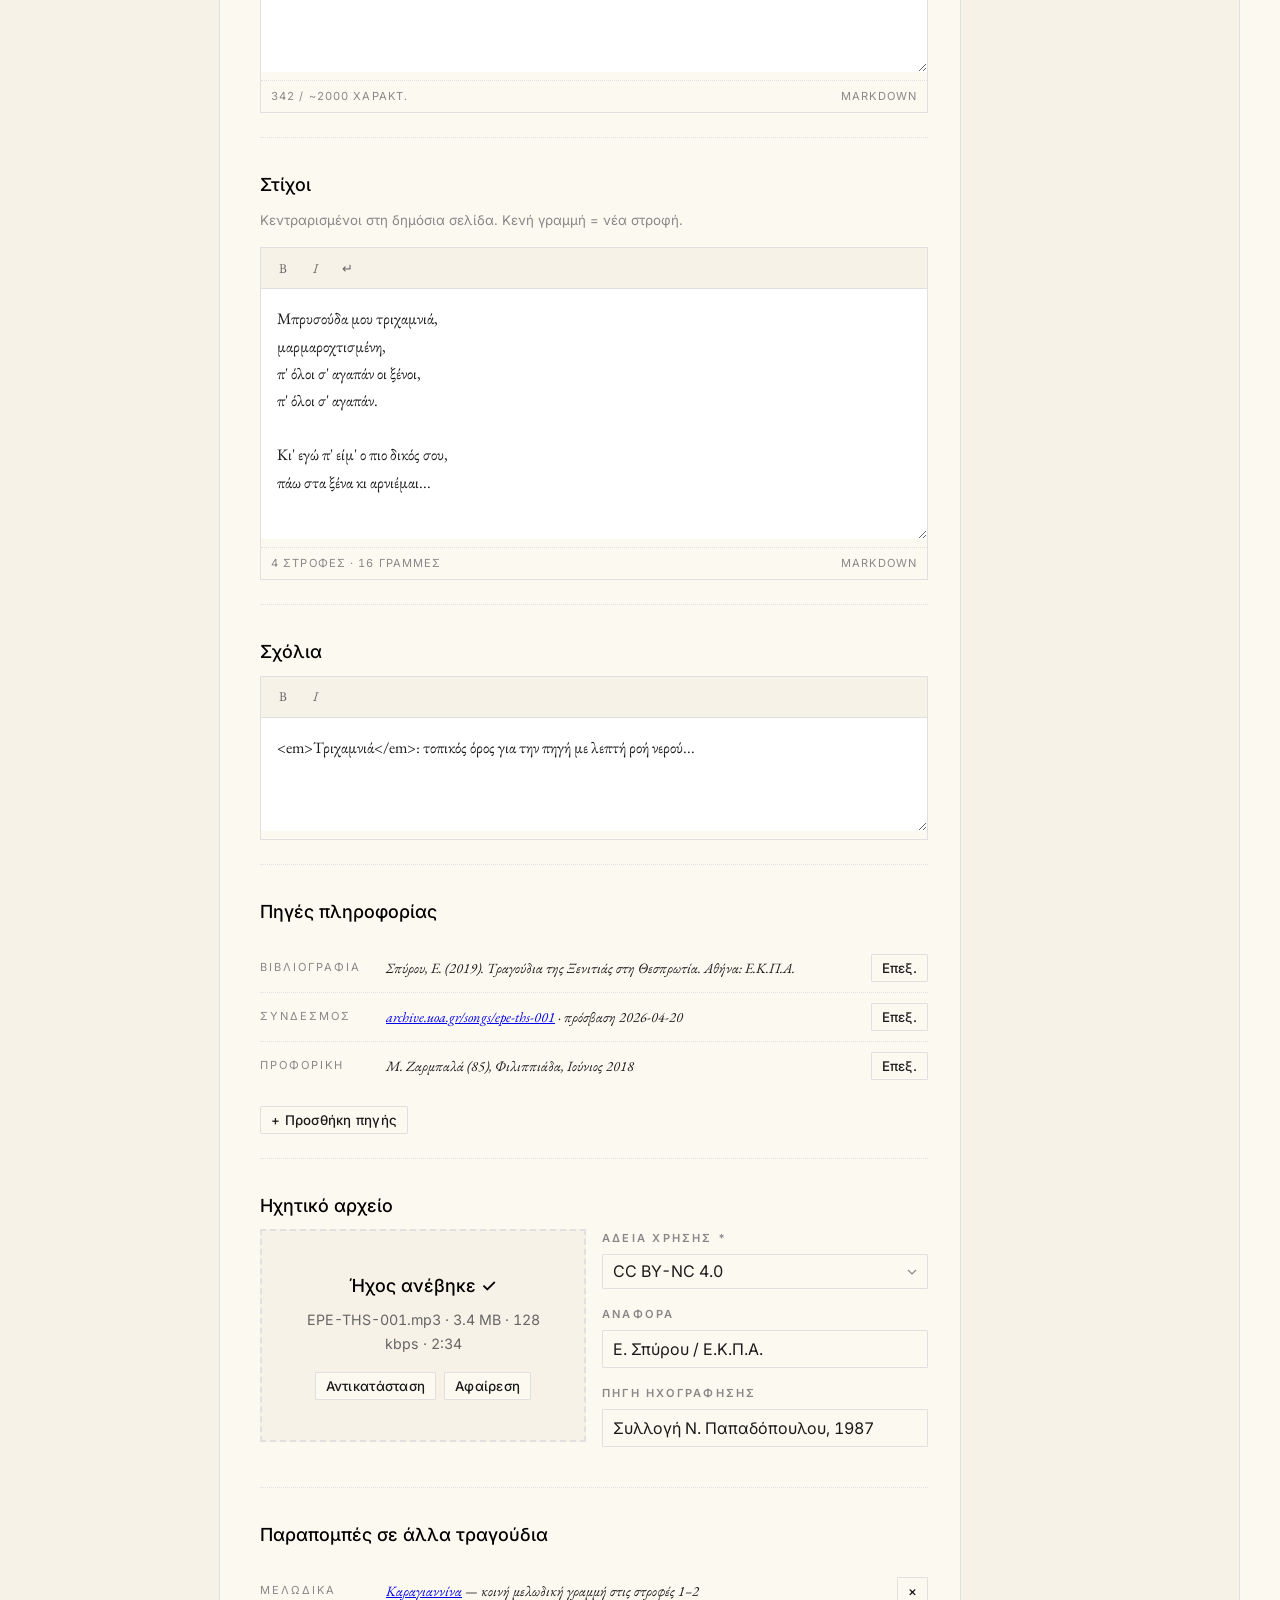
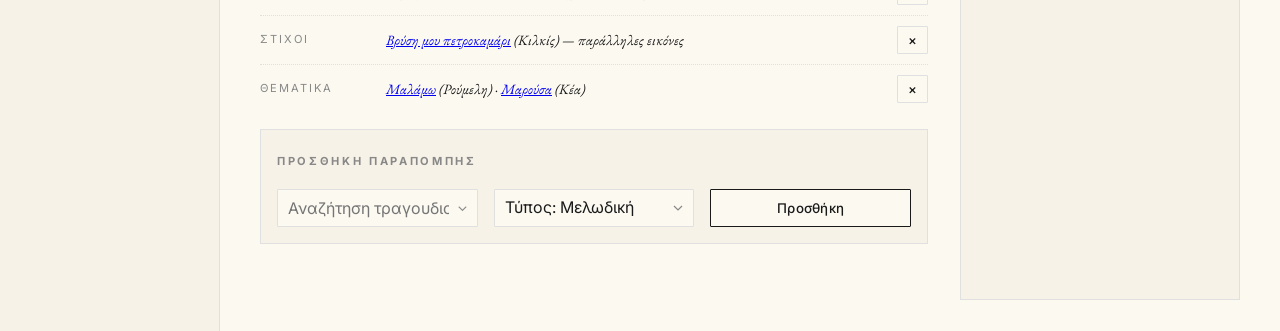
<file: docs/diagrams/vaggelis-admin-song-edit.html>
<!doctype html>
<html lang="el">
<head>
  <meta charset="utf-8"/>
  <title>Επεξεργασία τραγουδιού — Admin</title>
  <link rel="stylesheet" href="_wireframe.css"/>
  <style>
    .editor-shell {
      display: grid;
      grid-template-columns: 1fr 280px;
      gap: var(--space-4);
    }
    .tabs {
      display: flex;
      gap: 0;
      border-bottom: 1px solid var(--charcoal);
      margin-bottom: var(--space-4);
    }
    .tabs a {
      padding: 10px 18px;
      font-size: var(--text-sm);
      color: var(--stone);
      text-decoration: none;
      border-bottom: 2px solid transparent;
      margin-bottom: -1px;
      letter-spacing: 0.02em;
    }
    .tabs a[aria-current="page"] {
      color: var(--ink);
      border-bottom-color: var(--ink);
      font-weight: 500;
    }
    .tabs a .count {
      display: inline-block;
      margin-left: 6px;
      font-size: var(--text-2xs);
      color: var(--ash);
      padding: 1px 6px;
      background: var(--paper);
      border-radius: 8px;
    }
    .form-group {
      margin-bottom: var(--space-4);
      padding-bottom: var(--space-3);
      border-bottom: 1px dotted var(--fog);
    }
    .form-group:last-child { border-bottom: none; }
    .form-group h3 {
      font-family: var(--font-sans);
      font-weight: 500;
      font-size: var(--text-md);
      color: var(--ink);
      margin-bottom: var(--space-1);
    }
    .form-group p.hint {
      font-size: var(--text-xs);
      color: var(--ash);
      margin-bottom: var(--space-2);
      max-width: 60ch;
    }
    .two-col {
      display: grid;
      grid-template-columns: 1fr 1fr;
      gap: var(--space-2);
    }
    .three-col {
      display: grid;
      grid-template-columns: 1fr 1fr 1fr;
      gap: var(--space-2);
    }
    .category-slot {
      padding: var(--space-2);
      border: 1px solid var(--fog);
      background: var(--white);
    }
    .category-slot .slot-label {
      font-size: var(--text-2xs);
      letter-spacing: 0.2em;
      text-transform: uppercase;
      color: var(--ash);
      margin-bottom: 4px;
    }
    .markdown-ed {
      border: 1px solid var(--fog);
      background: var(--white);
    }
    .markdown-ed .toolbar {
      display: flex;
      gap: 4px;
      padding: 6px 8px;
      border-bottom: 1px solid var(--fog);
      background: var(--paper);
    }
    .markdown-ed .toolbar button {
      width: 28px; height: 28px;
      border: 1px solid transparent;
      background: transparent;
      color: var(--stone);
      font-family: var(--font-serif);
      cursor: pointer;
    }
    .markdown-ed .toolbar button:hover { background: var(--white); border-color: var(--fog); }
    .markdown-ed textarea {
      width: 100%;
      border: none;
      padding: var(--space-2);
      font-family: var(--font-serif);
      font-size: var(--text-base);
      line-height: 1.7;
      color: var(--charcoal);
      resize: vertical;
      outline: none;
    }
    .markdown-ed .wc {
      padding: 6px 10px;
      border-top: 1px dotted var(--fog);
      font-size: var(--text-2xs);
      color: var(--ash);
      letter-spacing: 0.1em;
      text-transform: uppercase;
      display: flex;
      justify-content: space-between;
    }
    .sources-list {
      list-style: none;
      margin-top: var(--space-2);
    }
    .sources-list li {
      display: grid;
      grid-template-columns: 110px 1fr auto;
      gap: var(--space-2);
      padding: 10px 0;
      border-bottom: 1px dotted var(--fog);
      align-items: center;
    }
    .sources-list li:last-child { border-bottom: none; }
    .sources-list .kind {
      font-size: var(--text-2xs);
      letter-spacing: 0.18em;
      text-transform: uppercase;
      color: var(--ash);
    }
    .sources-list .val {
      font-size: var(--text-sm);
      color: var(--charcoal);
      font-family: var(--font-serif);
      font-style: italic;
    }
    .audio-dropzone {
      border: 2px dashed var(--fog);
      background: var(--paper);
      padding: var(--space-5);
      text-align: center;
      color: var(--stone);
    }
    .audio-dropzone strong { color: var(--ink); font-weight: 500; font-size: var(--text-md); }
    .audio-dropzone p { font-size: var(--text-sm); margin-top: 6px; }
    .xref-picker {
      border: 1px solid var(--fog);
      padding: var(--space-2);
      background: var(--paper);
    }
    .side-meta {
      font-size: var(--text-sm);
      padding: var(--space-3);
      border: 1px solid var(--fog);
      background: var(--paper);
      position: sticky;
      top: var(--space-3);
    }
    .side-meta dl { display: grid; grid-template-columns: auto 1fr; gap: 6px var(--space-2); }
    .side-meta dt { color: var(--ash); font-size: var(--text-xs); letter-spacing: 0.06em; }
    .side-meta dd { color: var(--charcoal); text-align: right; }
    .side-meta .save-row {
      display: flex;
      flex-direction: column;
      gap: 6px;
      margin-top: var(--space-3);
      padding-top: var(--space-2);
      border-top: 1px solid var(--fog);
    }
    .side-meta .save-row .btn { width: 100%; text-align: center; }
    .danger-zone {
      margin-top: var(--space-3);
      padding-top: var(--space-3);
      border-top: 1px dotted var(--fog);
    }
    .danger-zone button {
      background: transparent;
      border: 1px solid var(--fog);
      color: #b44;
      font-size: var(--text-xs);
      padding: 6px 10px;
      width: 100%;
      cursor: pointer;
    }
    @media (max-width: 900px) {
      .editor-shell { grid-template-columns: 1fr; }
      .side-meta { position: static; }
    }
  </style>
</head>
<body>
  <div class="admin-shell">
    <aside>
      <div style="padding: 0 var(--space-3) var(--space-3); font-family: var(--font-serif); font-style: italic; font-weight: 500; font-size: var(--text-lg); color: var(--ink); border-bottom: 1px solid var(--fog); margin-bottom: var(--space-2);">
        Ταξίδι στην Παράδοση
        <div class="label-tracked" style="margin-top: 6px; color: var(--ash); font-style: normal; font-family: var(--font-sans); letter-spacing: 0.2em;">Διαχείριση</div>
      </div>
      <ul class="adminnav">
        <li><a href="vaggelis-admin-dashboard.html">Ταμπλό</a></li>
        <li><span class="group">Περιεχόμενο</span></li>
        <li><a href="vaggelis-admin-songs-list.html" aria-current="page">Τραγούδια</a></li>
        <li><a href="#">Κατηγορίες</a></li>
        <li><a href="#">Ρυθμοί</a></li>
        <li><a href="#">Χοροί</a></li>
        <li><a href="#">Γλώσσες</a></li>
        <li><a href="#">Παραρτήματα</a></li>
        <li><span class="group">Γεωγραφία</span></li>
        <li><a href="vaggelis-admin-region-editor.html">Περιοχές</a></li>
      </ul>
    </aside>

    <main>
      <nav class="meta" style="margin-bottom: var(--space-2);">
        <a href="vaggelis-admin-songs-list.html" class="link">Τραγούδια</a>
        <span style="color: var(--mist); margin: 0 8px;">›</span>
        <span style="color: var(--stone);">EPE-THS-001</span>
      </nav>

      <header class="admin-header" style="margin-bottom: var(--space-3);">
        <div>
          <div class="meta" style="margin-bottom: 4px; font-family: 'JetBrains Mono', Consolas, monospace; letter-spacing: 0.1em;">EPE-THS-001 · έκδοση 4</div>
          <h1>Μπρυσούδα μου τριχαμνιά</h1>
          <p class="meta">Τελευταία ενημέρωση: πριν 12′ από εσάς</p>
        </div>
        <div class="actions">
          <a class="btn btn--ghost btn--sm" href="vaggelis-song-detail.html" target="_blank">Προεπισκόπηση δημόσια ↗</a>
        </div>
      </header>

      <nav class="tabs" aria-label="Καρτέλες τραγουδιού">
        <a href="#" aria-current="page">Βασικά</a>
        <a href="#">Κείμενα <span class="count">3</span></a>
        <a href="#">Κατηγορίες <span class="count">2</span></a>
        <a href="#">Πηγές <span class="count">3</span></a>
        <a href="#">Ήχος</a>
        <a href="#">Παραπομπές <span class="count">4</span></a>
      </nav>

      <div class="editor-shell">
        <div>
          <!-- Basics -->
          <div class="form-group">
            <h3>Βασικά στοιχεία</h3>
            <div class="two-col">
              <div class="field">
                <label>Τίτλος *</label>
                <input class="input" value="Μπρυσούδα μου τριχαμνιά"/>
              </div>
              <div class="field">
                <label>Εναλλακτικός τίτλος</label>
                <input class="input" value="Βρύση μου πετροκαμάρι"/>
              </div>
            </div>
            <div class="field">
              <label>Ηχογράφηση από</label>
              <input class="input" value="Ν. Παπαδόπουλος" placeholder="π.χ. όνομα συλλέκτη"/>
            </div>
          </div>

          <!-- Geography -->
          <div class="form-group">
            <h3>Γεωγραφία</h3>
            <p class="hint">Το τραγούδι ανήκει υποχρεωτικά σε μία περιοχή. Τα υπόλοιπα πεδία είναι προαιρετικά. Ο κωδικός EPE-THS-001 παραμένει σταθερός ακόμα κι αν η γεωγραφία αλλάξει.</p>
            <div class="three-col">
              <div class="field">
                <label>Περιοχή *</label>
                <select class="select"><option>Ήπειρος</option></select>
              </div>
              <div class="field">
                <label>Υποπεριοχή</label>
                <div class="combobox"><input class="input" value="Θεσπρωτία"/></div>
              </div>
              <div class="field">
                <label>Επί μέρους υποπ.</label>
                <div class="combobox"><input class="input" placeholder="—"/></div>
              </div>
              <div class="field">
                <label>Νησί</label>
                <div class="combobox"><input class="input" placeholder="—"/></div>
              </div>
              <div class="field">
                <label>Χωριό</label>
                <div class="combobox"><input class="input" value="Φιλιππιάδα"/></div>
              </div>
              <div class="field">
                <label>Γλώσσα(ες)</label>
                <div class="combobox"><input class="input" value="Ελληνικά"/></div>
              </div>
            </div>
          </div>

          <!-- Music -->
          <div class="form-group">
            <h3>Μουσικά στοιχεία</h3>
            <div class="two-col">
              <div class="field">
                <label>Ρυθμός</label>
                <div class="combobox"><input class="input" value="Τρεχάτος"/></div>
                <span class="hint">Συνδέεται με το παράρτημα <a href="#" class="link">Ρυθμός τρεχάτος</a>.</span>
              </div>
              <div class="field">
                <label>Χορός</label>
                <div class="combobox"><input class="input" placeholder="—"/></div>
              </div>
            </div>
          </div>

          <!-- Categories -->
          <div class="form-group">
            <h3>Κατηγορίες</h3>
            <p class="hint">Έως τρεις, με σειρά προτεραιότητας. Η πρώτη κατηγορία εμφανίζεται ως κύρια στη δημόσια λίστα.</p>
            <div class="three-col">
              <div class="category-slot">
                <div class="slot-label">Πρωτεύουσα</div>
                <div class="combobox"><input class="input" value="Τραγούδι της ξενιτιάς"/></div>
              </div>
              <div class="category-slot">
                <div class="slot-label">Δευτερεύουσα</div>
                <div class="combobox"><input class="input" value="Γαμήλιο"/></div>
              </div>
              <div class="category-slot">
                <div class="slot-label">Τριτεύουσα</div>
                <div class="combobox"><input class="input" placeholder="—"/></div>
              </div>
            </div>
          </div>

          <!-- Texts -->
          <div class="form-group">
            <h3>Περιγραφή</h3>
            <p class="hint">Markdown, επιτρέπονται: παράγραφοι, έμφαση, σύνδεσμοι, λίστες. Δεν επιτρέπεται HTML.</p>
            <div class="markdown-ed">
              <div class="toolbar">
                <button title="Έντονο">B</button>
                <button title="Πλάγιο"><em>I</em></button>
                <button title="Σύνδεσμος">⎘</button>
                <button title="Λίστα">•≡</button>
                <button title="Παράθεση">❝</button>
                <button title="Προεπισκόπηση" style="margin-left:auto;">⟐</button>
              </div>
              <textarea rows="5">Ένα από τα πιο χαρακτηριστικά τραγούδια της ξενιτιάς στη Θεσπρωτία, το «Μπρυσούδα μου τριχαμνιά» καταγράφηκε για πρώτη φορά στις αρχές του 20ού αιώνα...</textarea>
              <div class="wc"><span>342 / ~2000 χαρακτ.</span><span>Markdown</span></div>
            </div>
          </div>

          <div class="form-group">
            <h3>Στίχοι</h3>
            <p class="hint">Κεντραρισμένοι στη δημόσια σελίδα. Κενή γραμμή = νέα στροφή.</p>
            <div class="markdown-ed">
              <div class="toolbar">
                <button title="Έντονο">B</button>
                <button title="Πλάγιο"><em>I</em></button>
                <button title="Κενή γραμμή">↵</button>
              </div>
              <textarea rows="8">Μπρυσούδα μου τριχαμνιά,
μαρμαροχτισμένη,
π' όλοι σ' αγαπάν οι ξένοι,
π' όλοι σ' αγαπάν.

Κι' εγώ π' είμ' ο πιο δικός σου,
πάω στα ξένα κι αρνιέμαι...</textarea>
              <div class="wc"><span>4 στροφές · 16 γραμμές</span><span>Markdown</span></div>
            </div>
          </div>

          <div class="form-group">
            <h3>Σχόλια</h3>
            <div class="markdown-ed">
              <div class="toolbar"><button>B</button><button><em>I</em></button></div>
              <textarea rows="3" placeholder="Επεξηγήσεις στίχων, γλωσσικές σημειώσεις..."><em>Τριχαμνιά</em>: τοπικός όρος για την πηγή με λεπτή ροή νερού...</textarea>
            </div>
          </div>

          <!-- Sources -->
          <div class="form-group">
            <h3>Πηγές πληροφορίας</h3>
            <ul class="sources-list">
              <li>
                <span class="kind">Βιβλιογραφία</span>
                <span class="val">Σπύρου, Ε. (2019). <em>Τραγούδια της Ξενιτιάς στη Θεσπρωτία.</em> Αθήνα: Ε.Κ.Π.Α.</span>
                <button class="btn btn--ghost btn--sm">Επεξ.</button>
              </li>
              <li>
                <span class="kind">Σύνδεσμος</span>
                <span class="val"><a href="#">archive.uoa.gr/songs/epe-ths-001</a> · πρόσβαση 2026-04-20</span>
                <button class="btn btn--ghost btn--sm">Επεξ.</button>
              </li>
              <li>
                <span class="kind">Προφορική</span>
                <span class="val">Μ. Ζαρμπαλά (85), Φιλιππιάδα, Ιούνιος 2018</span>
                <button class="btn btn--ghost btn--sm">Επεξ.</button>
              </li>
            </ul>
            <button class="btn btn--ghost btn--sm" style="margin-top: var(--space-2);">+ Προσθήκη πηγής</button>
          </div>

          <!-- Audio -->
          <div class="form-group">
            <h3>Ηχητικό αρχείο</h3>
            <div class="two-col">
              <div>
                <div class="audio-dropzone">
                  <strong>Ήχος ανέβηκε ✓</strong>
                  <p>EPE-THS-001.mp3 · 3.4 MB · 128 kbps · 2:34</p>
                  <div style="margin-top: var(--space-2); display: flex; gap: var(--space-1); justify-content: center;">
                    <button class="btn btn--sm btn--ghost">Αντικατάσταση</button>
                    <button class="btn btn--sm btn--ghost">Αφαίρεση</button>
                  </div>
                </div>
              </div>
              <div>
                <div class="field">
                  <label>Άδεια χρήσης *</label>
                  <select class="select">
                    <option>— Επιλέξτε άδεια —</option>
                    <option>Κοινό κτήμα</option>
                    <option selected>CC BY-NC 4.0</option>
                    <option>CC BY 4.0</option>
                    <option>Με επιφύλαξη δικαιωμάτων</option>
                    <option>Εκκρεμεί (δεν προβάλλεται)</option>
                  </select>
                </div>
                <div class="field">
                  <label>Αναφορά</label>
                  <input class="input" value="Ε. Σπύρου / Ε.Κ.Π.Α."/>
                </div>
                <div class="field">
                  <label>Πηγή ηχογράφησης</label>
                  <input class="input" value="Συλλογή Ν. Παπαδόπουλου, 1987"/>
                </div>
              </div>
            </div>
          </div>

          <!-- Cross-references -->
          <div class="form-group">
            <h3>Παραπομπές σε άλλα τραγούδια</h3>
            <ul class="sources-list">
              <li>
                <span class="kind">Μελωδικά</span>
                <span class="val"><a href="#">Καραγιαννίνα</a> — κοινή μελωδική γραμμή στις στροφές 1–2</span>
                <button class="btn btn--ghost btn--sm">×</button>
              </li>
              <li>
                <span class="kind">Στίχοι</span>
                <span class="val"><a href="#">Βρύση μου πετροκαμάρι</a> (Κιλκίς) — παράλληλες εικόνες</span>
                <button class="btn btn--ghost btn--sm">×</button>
              </li>
              <li>
                <span class="kind">Θεματικά</span>
                <span class="val"><a href="#">Μαλάμω</a> (Ρούμελη) · <a href="#">Μαρούσα</a> (Κέα)</span>
                <button class="btn btn--ghost btn--sm">×</button>
              </li>
            </ul>
            <div class="xref-picker" style="margin-top: var(--space-2);">
              <label class="label-tracked">Προσθήκη παραπομπής</label>
              <div class="three-col mt-2">
                <div class="combobox"><input class="input" placeholder="Αναζήτηση τραγουδιού…"/></div>
                <select class="select">
                  <option>Τύπος: Μελωδική</option>
                  <option>Ρυθμική</option>
                  <option>Στιχουργική</option>
                  <option>Θεματική</option>
                </select>
                <button class="btn btn--sm">Προσθήκη</button>
              </div>
            </div>
          </div>
        </div>

        <!-- Sidebar -->
        <aside class="side-meta">
          <div class="label-tracked">Κατάσταση</div>
          <dl class="mt-2">
            <dt>Κωδικός</dt><dd class="tabular">EPE-THS-001</dd>
            <dt>Έκδοση</dt><dd class="tabular">4</dd>
            <dt>Δημιουργία</dt><dd class="tabular">2026-03-18</dd>
            <dt>Ενημέρωση</dt><dd class="tabular">πριν 12′</dd>
            <dt>Συντάκτης</dt><dd>Ε.Σ.</dd>
            <dt>Ηχητικό</dt><dd style="color: var(--ink);">✓ CC BY-NC 4.0</dd>
            <dt>Δημόσιο</dt><dd style="color: var(--ink);">ναι</dd>
          </dl>

          <div class="save-row">
            <button class="btn btn--primary">Αποθήκευση</button>
            <button class="btn btn--ghost">Ακύρωση</button>
            <p class="meta" style="text-align: center; margin-top: 4px;">Ctrl+S</p>
          </div>

          <div class="danger-zone">
            <div class="label-tracked" style="color: #a33; margin-bottom: 6px;">Προσοχή</div>
            <button>Διαγραφή τραγουδιού…</button>
            <p class="meta" style="margin-top: 6px; font-size: 10px;">Θα ζητηθεί πληκτρολόγηση κωδικού για επιβεβαίωση.</p>
          </div>
        </aside>
      </div>
    </main>
  </div>

  <div class="wireframe-badge">ΣΚΑΡΙΦΗΜΑ · /admin/songs/[id]</div>
</body>
</html>
</file>
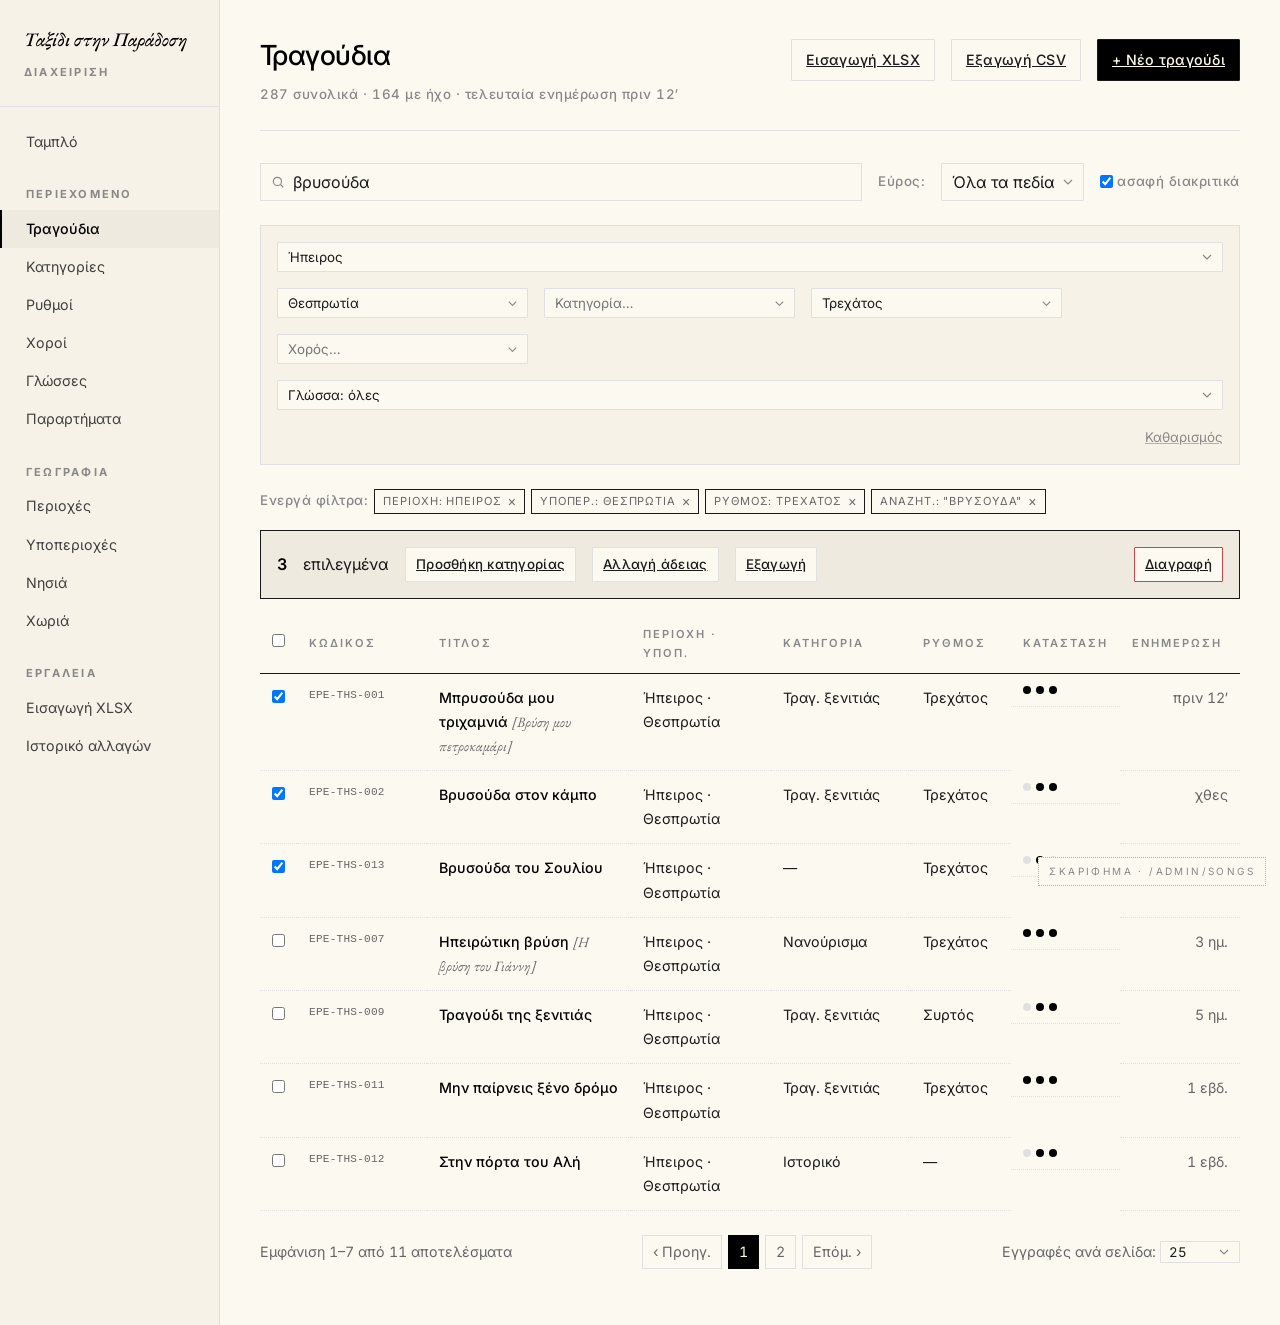
<file: docs/diagrams/vaggelis-admin-songs-list.html>
<!doctype html>
<html lang="el">
<head>
  <meta charset="utf-8"/>
  <title>Λίστα τραγουδιών — Admin</title>
  <link rel="stylesheet" href="_wireframe.css"/>
  <style>
    .toolbar {
      display: grid;
      grid-template-columns: 1fr auto auto auto;
      gap: var(--space-2);
      margin-bottom: var(--space-3);
      align-items: center;
    }
    .filter-bar {
      display: flex;
      gap: var(--space-2);
      padding: var(--space-2);
      background: var(--paper);
      border: 1px solid var(--fog);
      margin-bottom: var(--space-3);
      flex-wrap: wrap;
    }
    .filter-bar select, .filter-bar .combobox input {
      font-size: var(--text-xs);
      padding: 6px 24px 6px 10px;
      min-width: 140px;
      border: 1px solid var(--fog);
    }
    .filter-bar .reset {
      font-size: var(--text-xs);
      color: var(--ash);
      align-self: center;
      margin-left: auto;
      text-decoration: underline;
      text-decoration-color: var(--mist);
      cursor: pointer;
    }
    .active-facets {
      display: flex;
      gap: 6px;
      font-size: var(--text-xs);
      color: var(--stone);
      margin-bottom: var(--space-2);
      flex-wrap: wrap;
    }
    .active-facets .facet {
      display: inline-flex;
      gap: 4px;
      align-items: center;
      padding: 2px 8px;
      background: var(--white);
      border: 1px solid var(--charcoal);
      font-size: var(--text-2xs);
      letter-spacing: 0.08em;
      text-transform: uppercase;
    }
    .active-facets .facet button {
      border: none;
      background: transparent;
      color: var(--stone);
      cursor: pointer;
      font-size: 14px;
      line-height: 1;
      padding: 0 0 0 2px;
    }
    .bulk-row {
      display: none;
      padding: var(--space-2);
      background: var(--haze);
      border: 1px solid var(--charcoal);
      align-items: center;
      gap: var(--space-2);
      margin-bottom: var(--space-2);
    }
    .bulk-row.visible { display: flex; }
    .bulk-row .count {
      font-weight: 600;
      color: var(--ink);
    }
    .pagination {
      display: flex;
      justify-content: space-between;
      align-items: center;
      padding: var(--space-3) 0;
      font-size: var(--text-sm);
      color: var(--stone);
    }
    .pagination .pages {
      display: flex;
      gap: 6px;
    }
    .pagination .pages a, .pagination .pages span {
      padding: 4px 10px;
      border: 1px solid var(--fog);
      color: var(--stone);
      text-decoration: none;
      font-variant-numeric: tabular-nums;
    }
    .pagination .pages a[aria-current="page"] {
      background: var(--ink);
      color: var(--white);
      border-color: var(--ink);
    }
    .datatable tbody td.title-cell a {
      color: var(--ink);
      text-decoration: none;
      font-weight: 500;
    }
    .datatable tbody td.title-cell a:hover { text-decoration: underline; }
    .datatable tbody td.title-cell em {
      font-family: var(--font-serif);
      font-style: italic;
      color: var(--stone);
      font-weight: 400;
      margin-left: 4px;
    }
    .datatable .statuses {
      display: flex;
      gap: 5px;
      align-items: center;
    }
  </style>
</head>
<body>
  <div class="admin-shell">
    <aside>
      <div style="padding: 0 var(--space-3) var(--space-3); font-family: var(--font-serif); font-style: italic; font-weight: 500; font-size: var(--text-lg); color: var(--ink); border-bottom: 1px solid var(--fog); margin-bottom: var(--space-2);">
        Ταξίδι στην Παράδοση
        <div class="label-tracked" style="margin-top: 6px; color: var(--ash); font-style: normal; font-family: var(--font-sans); letter-spacing: 0.2em;">Διαχείριση</div>
      </div>
      <ul class="adminnav">
        <li><a href="vaggelis-admin-dashboard.html">Ταμπλό</a></li>
        <li><span class="group">Περιεχόμενο</span></li>
        <li><a href="vaggelis-admin-songs-list.html" aria-current="page">Τραγούδια</a></li>
        <li><a href="#">Κατηγορίες</a></li>
        <li><a href="#">Ρυθμοί</a></li>
        <li><a href="#">Χοροί</a></li>
        <li><a href="#">Γλώσσες</a></li>
        <li><a href="#">Παραρτήματα</a></li>
        <li><span class="group">Γεωγραφία</span></li>
        <li><a href="vaggelis-admin-region-editor.html">Περιοχές</a></li>
        <li><a href="#">Υποπεριοχές</a></li>
        <li><a href="#">Νησιά</a></li>
        <li><a href="#">Χωριά</a></li>
        <li><span class="group">Εργαλεία</span></li>
        <li><a href="#">Εισαγωγή XLSX</a></li>
        <li><a href="#">Ιστορικό αλλαγών</a></li>
      </ul>
    </aside>

    <main>
      <header class="admin-header">
        <div>
          <h1>Τραγούδια</h1>
          <p class="meta" style="margin-top: 4px;">287 συνολικά · 164 με ήχο · τελευταία ενημέρωση πριν 12′</p>
        </div>
        <div class="actions">
          <a class="btn btn--ghost" href="#">Εισαγωγή XLSX</a>
          <a class="btn btn--ghost" href="#">Εξαγωγή CSV</a>
          <a class="btn btn--primary" href="vaggelis-admin-song-edit.html">+ Νέο τραγούδι</a>
        </div>
      </header>

      <div class="toolbar">
        <div class="searchfield" role="search">
          <svg width="14" height="14" viewBox="0 0 24 24" fill="none" stroke="#888" stroke-width="2"><circle cx="11" cy="11" r="7"/><line x1="21" y1="21" x2="16" y2="16"/></svg>
          <input type="search" placeholder="Αναζήτηση σε τίτλο, στίχους, περιγραφή…" value="βρυσούδα"/>
        </div>
        <span class="meta">Εύρος:</span>
        <select class="select" style="max-width: 160px;">
          <option>Όλα τα πεδία</option>
          <option>Στίχοι</option>
          <option>Περιγραφή</option>
          <option>Σχόλια</option>
        </select>
        <label class="meta" style="display:flex; gap: 4px; align-items: center;">
          <input type="checkbox" checked/> ασαφή διακριτικά
        </label>
      </div>

      <div class="filter-bar">
        <select class="select"><option>Περιοχή: όλες</option><option>Ήπειρος</option><option selected>Ήπειρος</option></select>
        <div class="combobox"><input class="input" placeholder="Υποπεριοχή…" value="Θεσπρωτία" style="min-width: 140px;"/></div>
        <div class="combobox"><input class="input" placeholder="Κατηγορία…" style="min-width: 140px;"/></div>
        <div class="combobox"><input class="input" placeholder="Ρυθμός…" value="Τρεχάτος" style="min-width: 140px;"/></div>
        <div class="combobox"><input class="input" placeholder="Χορός…" style="min-width: 120px;"/></div>
        <select class="select"><option>Γλώσσα: όλες</option><option>Ελληνικά</option></select>
        <span class="reset">Καθαρισμός</span>
      </div>

      <div class="active-facets">
        <span class="meta">Ενεργά φίλτρα:</span>
        <span class="facet">Περιοχή: Ήπειρος <button aria-label="Αφαίρεση">×</button></span>
        <span class="facet">Υποπερ.: Θεσπρωτία <button aria-label="Αφαίρεση">×</button></span>
        <span class="facet">Ρυθμός: Τρεχάτος <button aria-label="Αφαίρεση">×</button></span>
        <span class="facet">Αναζήτ.: "βρυσούδα" <button aria-label="Αφαίρεση">×</button></span>
      </div>

      <div class="bulk-row visible" role="status">
        <span class="count">3</span>
        <span>επιλεγμένα</span>
        <a class="btn btn--sm btn--ghost" href="#">Προσθήκη κατηγορίας</a>
        <a class="btn btn--sm btn--ghost" href="#">Αλλαγή άδειας</a>
        <a class="btn btn--sm btn--ghost" href="#">Εξαγωγή</a>
        <a class="btn btn--sm" href="#" style="margin-left: auto; border-color: #c44;">Διαγραφή</a>
      </div>

      <table class="datatable">
        <colgroup>
          <col style="width: 30px;"/>
          <col style="width: 130px;"/>
          <col/>
          <col style="width: 140px;"/>
          <col style="width: 140px;"/>
          <col style="width: 100px;"/>
          <col style="width: 90px;"/>
          <col style="width: 120px;"/>
        </colgroup>
        <thead>
          <tr>
            <th><input type="checkbox" aria-label="Επιλογή όλων"/></th>
            <th>Κωδικός</th>
            <th>Τίτλος</th>
            <th>Περιοχή · Υποπ.</th>
            <th>Κατηγορία</th>
            <th>Ρυθμός</th>
            <th>Κατάσταση</th>
            <th>Ενημέρωση</th>
          </tr>
        </thead>
        <tbody>
          <tr>
            <td><input type="checkbox" checked/></td>
            <td class="code">EPE-THS-001</td>
            <td class="title-cell"><a href="vaggelis-admin-song-edit.html">Μπρυσούδα μου τριχαμνιά</a><em>[Βρύση μου πετροκαμάρι]</em></td>
            <td>Ήπειρος · Θεσπρωτία</td>
            <td>Τραγ. ξενιτιάς</td>
            <td>Τρεχάτος</td>
            <td class="statuses"><span class="dot dot--on" title="ήχος"></span><span class="dot dot--on" title="στίχοι"></span><span class="dot dot--on" title="κατηγορία"></span></td>
            <td class="num">πριν 12′</td>
          </tr>
          <tr>
            <td><input type="checkbox" checked/></td>
            <td class="code">EPE-THS-002</td>
            <td class="title-cell"><a href="#">Βρυσούδα στον κάμπο</a></td>
            <td>Ήπειρος · Θεσπρωτία</td>
            <td>Τραγ. ξενιτιάς</td>
            <td>Τρεχάτος</td>
            <td class="statuses"><span class="dot" title="χωρίς ήχο"></span><span class="dot dot--on"></span><span class="dot dot--on"></span></td>
            <td class="num">χθες</td>
          </tr>
          <tr>
            <td><input type="checkbox" checked/></td>
            <td class="code">EPE-THS-013</td>
            <td class="title-cell"><a href="#">Βρυσούδα του Σουλίου</a></td>
            <td>Ήπειρος · Θεσπρωτία</td>
            <td>—</td>
            <td>Τρεχάτος</td>
            <td class="statuses"><span class="dot" title="χωρίς ήχο"></span><span class="dot dot--on"></span><span class="dot" title="χωρίς κατηγορία"></span></td>
            <td class="num">χθες</td>
          </tr>
          <tr>
            <td><input type="checkbox"/></td>
            <td class="code">EPE-THS-007</td>
            <td class="title-cell"><a href="#">Ηπειρώτικη βρύση</a><em>[Η βρύση του Γιάννη]</em></td>
            <td>Ήπειρος · Θεσπρωτία</td>
            <td>Νανούρισμα</td>
            <td>Τρεχάτος</td>
            <td class="statuses"><span class="dot dot--on"></span><span class="dot dot--on"></span><span class="dot dot--on"></span></td>
            <td class="num">3 ημ.</td>
          </tr>
          <tr>
            <td><input type="checkbox"/></td>
            <td class="code">EPE-THS-009</td>
            <td class="title-cell"><a href="#">Τραγούδι της ξενιτιάς</a></td>
            <td>Ήπειρος · Θεσπρωτία</td>
            <td>Τραγ. ξενιτιάς</td>
            <td>Συρτός</td>
            <td class="statuses"><span class="dot" title="χωρίς ήχο"></span><span class="dot dot--on"></span><span class="dot dot--on"></span></td>
            <td class="num">5 ημ.</td>
          </tr>
          <tr>
            <td><input type="checkbox"/></td>
            <td class="code">EPE-THS-011</td>
            <td class="title-cell"><a href="#">Μην παίρνεις ξένο δρόμο</a></td>
            <td>Ήπειρος · Θεσπρωτία</td>
            <td>Τραγ. ξενιτιάς</td>
            <td>Τρεχάτος</td>
            <td class="statuses"><span class="dot dot--on"></span><span class="dot dot--on"></span><span class="dot dot--on"></span></td>
            <td class="num">1 εβδ.</td>
          </tr>
          <tr>
            <td><input type="checkbox"/></td>
            <td class="code">EPE-THS-012</td>
            <td class="title-cell"><a href="#">Στην πόρτα του Αλή</a></td>
            <td>Ήπειρος · Θεσπρωτία</td>
            <td>Ιστορικό</td>
            <td>—</td>
            <td class="statuses"><span class="dot" title="χωρίς ήχο"></span><span class="dot dot--on"></span><span class="dot dot--on"></span></td>
            <td class="num">1 εβδ.</td>
          </tr>
        </tbody>
      </table>

      <div class="pagination">
        <span>Εμφάνιση 1–7 από 11 αποτελέσματα</span>
        <div class="pages">
          <a href="#">‹ Προηγ.</a>
          <a href="#" aria-current="page">1</a>
          <a href="#">2</a>
          <a href="#">Επόμ. ›</a>
        </div>
        <span>Εγγραφές ανά σελίδα:
          <select class="select" style="display: inline-block; width: 80px; padding: 2px 24px 2px 8px; font-size: var(--text-xs);">
            <option>25</option><option>50</option><option>100</option>
          </select>
        </span>
      </div>
    </main>
  </div>

  <div class="wireframe-badge">ΣΚΑΡΙΦΗΜΑ · /admin/songs</div>
</body>
</html>
</file>
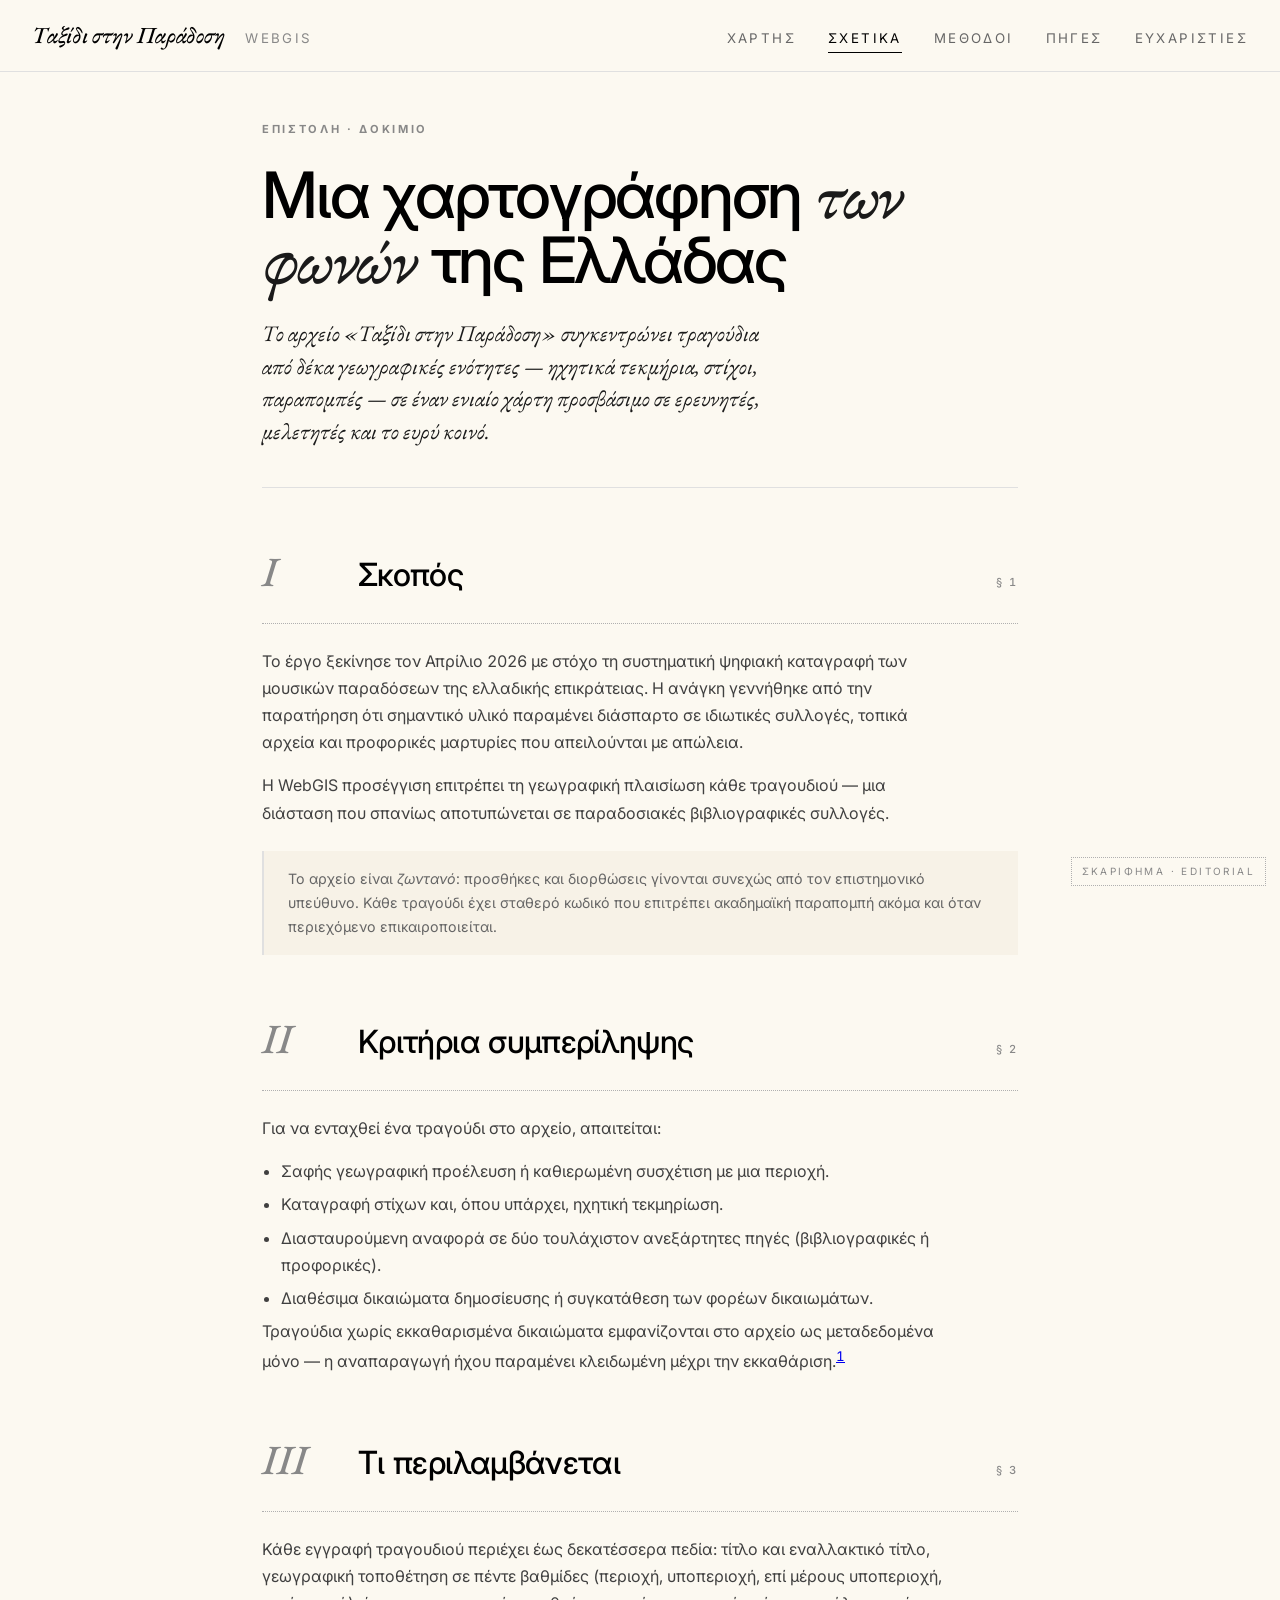
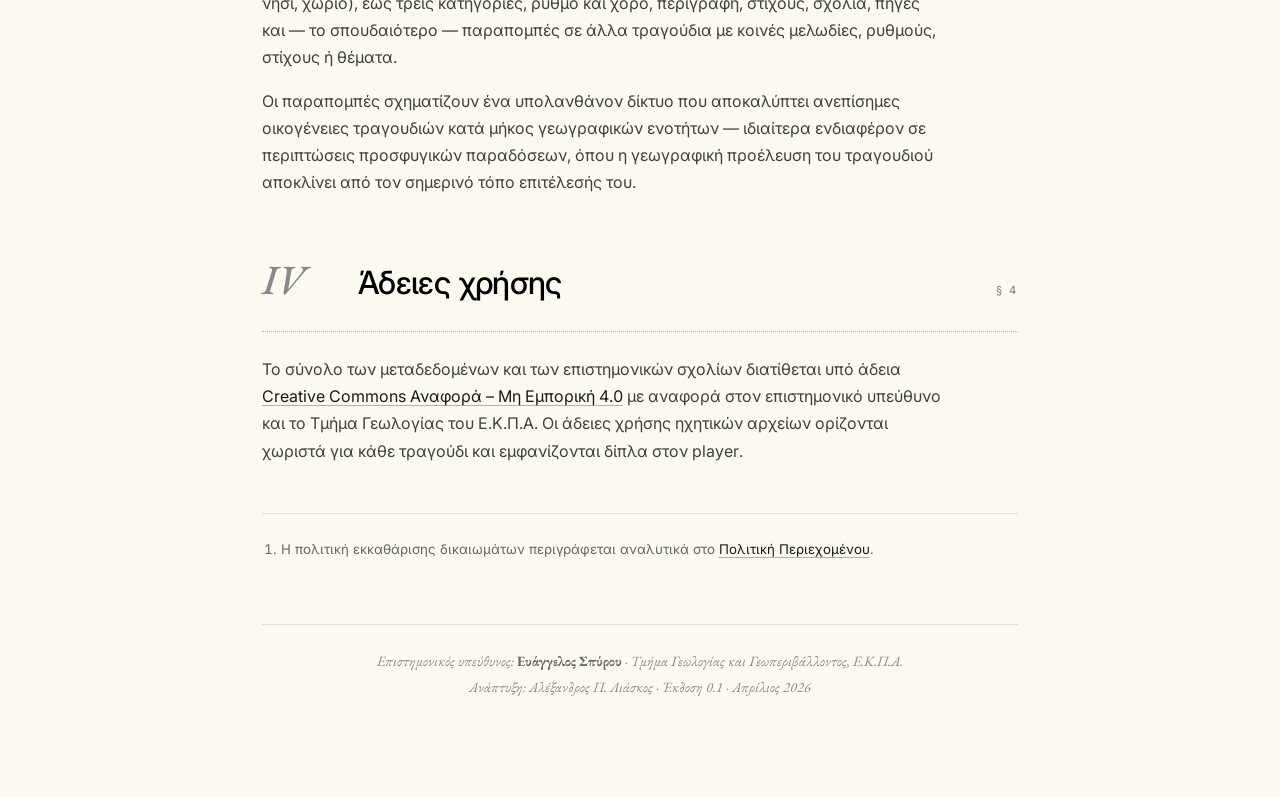
<file: docs/diagrams/vaggelis-editorial.html>
<!doctype html>
<html lang="el">
<head>
  <meta charset="utf-8"/>
  <title>Σχετικά — Ταξίδι στην Παράδοση</title>
  <link rel="stylesheet" href="_wireframe.css"/>
  <style>
    .edit-shell {
      max-width: 820px;
      margin: var(--space-6) auto var(--space-10);
      padding: 0 var(--space-4);
    }
    .edit-eyebrow {
      display: block;
      margin-bottom: var(--space-3);
    }
    .edit-title {
      font-family: var(--font-sans);
      font-weight: 500;
      font-size: clamp(2.5rem, 5vw, 4rem);
      letter-spacing: -0.035em;
      color: var(--ink);
      line-height: 1;
    }
    .edit-title em {
      font-family: var(--font-serif);
      font-style: italic;
      color: var(--charcoal);
    }
    .edit-lede {
      margin-top: var(--space-3);
      font-family: var(--font-serif);
      font-style: italic;
      font-weight: 400;
      font-size: clamp(1.15rem, 0.5vw + 1rem, 1.5rem);
      line-height: 1.45;
      color: var(--charcoal);
      max-width: 46ch;
    }
    .divider {
      margin: var(--space-5) 0 var(--space-4);
      border-top: 1px solid var(--fog);
    }
    .chap {
      margin-top: var(--space-6);
    }
    .chap-head {
      display: grid;
      grid-template-columns: 4rem 1fr auto;
      column-gap: var(--space-4);
      align-items: baseline;
      padding-bottom: var(--space-2);
      border-bottom: 1px dotted var(--mist);
      margin-bottom: var(--space-3);
    }
    .chap-num {
      font-family: var(--font-serif);
      font-style: italic;
      font-weight: 500;
      font-size: clamp(2rem, 2vw + 1rem, 2.6rem);
      color: var(--ash);
      font-variant-numeric: tabular-nums;
    }
    .chap-title {
      font-family: var(--font-sans);
      font-weight: 500;
      font-size: clamp(1.6rem, 2vw + 1rem, 2rem);
      letter-spacing: -0.02em;
      color: var(--ink);
    }
    .chap .meta {
      color: var(--ash);
      font-size: var(--text-2xs);
      letter-spacing: 0.18em;
      text-transform: uppercase;
    }
    .chap p {
      font-size: var(--text-base);
      line-height: var(--leading-relaxed);
      color: var(--slate);
      max-width: 68ch;
    }
    .chap p + p { margin-top: var(--space-2); }
    .chap ul {
      margin-top: var(--space-2);
      padding-left: 1.2em;
      color: var(--slate);
    }
    .chap ul li { margin-bottom: 6px; }
    .sidenote {
      border-left: 2px solid var(--fog);
      padding: var(--space-2) var(--space-3);
      margin: var(--space-3) 0;
      font-size: var(--text-sm);
      color: var(--stone);
      background: var(--paper);
    }
    .footnotes {
      margin-top: var(--space-6);
      padding-top: var(--space-3);
      border-top: 1px solid var(--fog);
      font-size: var(--text-xs);
      color: var(--stone);
      line-height: 1.7;
    }
    .footnotes ol { padding-left: 1.4em; }
    .footnotes li { margin-bottom: 6px; }
    .colophon {
      margin-top: var(--space-8);
      padding-top: var(--space-3);
      border-top: 1px solid var(--fog);
      font-family: var(--font-serif);
      font-style: italic;
      font-size: var(--text-sm);
      color: var(--ash);
      text-align: center;
      line-height: 1.8;
    }
  </style>
</head>
<body>
  <header class="topstrip">
    <div class="brand">Ταξίδι στην Παράδοση <small>WebGIS</small></div>
    <nav>
      <a href="vaggelis-layout.html">Χάρτης</a>
      <a href="#" aria-current="page">Σχετικά</a>
      <a href="#">Μέθοδοι</a>
      <a href="#">Πηγές</a>
      <a href="#">Ευχαριστίες</a>
    </nav>
  </header>

  <article class="edit-shell">
    <span class="label-tracked edit-eyebrow">Επιστολή · Δοκίμιο</span>
    <h1 class="edit-title">Μια χαρτογράφηση <em>των φωνών</em> της Ελλάδας</h1>
    <p class="edit-lede">
      Το αρχείο «Ταξίδι στην Παράδοση» συγκεντρώνει τραγούδια από δέκα γεωγραφικές ενότητες — ηχητικά τεκμήρια, στίχοι, παραπομπές — σε έναν ενιαίο χάρτη προσβάσιμο σε ερευνητές, μελετητές και το ευρύ κοινό.
    </p>

    <div class="divider"></div>

    <section class="chap">
      <header class="chap-head">
        <span class="chap-num">I</span>
        <h2 class="chap-title">Σκοπός</h2>
        <span class="meta">§ 1</span>
      </header>
      <p>Το έργο ξεκίνησε τον Απρίλιο 2026 με στόχο τη συστηματική ψηφιακή καταγραφή των μουσικών παραδόσεων της ελλαδικής επικράτειας. Η ανάγκη γεννήθηκε από την παρατήρηση ότι σημαντικό υλικό παραμένει διάσπαρτο σε ιδιωτικές συλλογές, τοπικά αρχεία και προφορικές μαρτυρίες που απειλούνται με απώλεια.</p>
      <p>Η WebGIS προσέγγιση επιτρέπει τη γεωγραφική πλαισίωση κάθε τραγουδιού — μια διάσταση που σπανίως αποτυπώνεται σε παραδοσιακές βιβλιογραφικές συλλογές.</p>

      <aside class="sidenote">
        Το αρχείο είναι <em>ζωντανό</em>: προσθήκες και διορθώσεις γίνονται συνεχώς από τον επιστημονικό υπεύθυνο. Κάθε τραγούδι έχει σταθερό κωδικό που επιτρέπει ακαδημαϊκή παραπομπή ακόμα και όταν περιεχόμενο επικαιροποιείται.
      </aside>
    </section>

    <section class="chap">
      <header class="chap-head">
        <span class="chap-num">II</span>
        <h2 class="chap-title">Κριτήρια συμπερίληψης</h2>
        <span class="meta">§ 2</span>
      </header>
      <p>Για να ενταχθεί ένα τραγούδι στο αρχείο, απαιτείται:</p>
      <ul>
        <li>Σαφής γεωγραφική προέλευση ή καθιερωμένη συσχέτιση με μια περιοχή.</li>
        <li>Καταγραφή στίχων και, όπου υπάρχει, ηχητική τεκμηρίωση.</li>
        <li>Διασταυρούμενη αναφορά σε δύο τουλάχιστον ανεξάρτητες πηγές (βιβλιογραφικές ή προφορικές).</li>
        <li>Διαθέσιμα δικαιώματα δημοσίευσης ή συγκατάθεση των φορέων δικαιωμάτων.</li>
      </ul>
      <p>Τραγούδια χωρίς εκκαθαρισμένα δικαιώματα εμφανίζονται στο αρχείο ως μεταδεδομένα μόνο — η αναπαραγωγή ήχου παραμένει κλειδωμένη μέχρι την εκκαθάριση.<sup><a href="#fn1">1</a></sup></p>
    </section>

    <section class="chap">
      <header class="chap-head">
        <span class="chap-num">III</span>
        <h2 class="chap-title">Τι περιλαμβάνεται</h2>
        <span class="meta">§ 3</span>
      </header>
      <p>Κάθε εγγραφή τραγουδιού περιέχει έως δεκατέσσερα πεδία: τίτλο και εναλλακτικό τίτλο, γεωγραφική τοποθέτηση σε πέντε βαθμίδες (περιοχή, υποπεριοχή, επί μέρους υποπεριοχή, νησί, χωριό), έως τρεις κατηγορίες, ρυθμό και χορό, περιγραφή, στίχους, σχόλια, πηγές και — το σπουδαιότερο — παραπομπές σε άλλα τραγούδια με κοινές μελωδίες, ρυθμούς, στίχους ή θέματα.</p>
      <p>Οι παραπομπές σχηματίζουν ένα υπολανθάνον δίκτυο που αποκαλύπτει ανεπίσημες οικογένειες τραγουδιών κατά μήκος γεωγραφικών ενοτήτων — ιδιαίτερα ενδιαφέρον σε περιπτώσεις προσφυγικών παραδόσεων, όπου η γεωγραφική προέλευση του τραγουδιού αποκλίνει από τον σημερινό τόπο επιτέλεσής του.</p>
    </section>

    <section class="chap">
      <header class="chap-head">
        <span class="chap-num">IV</span>
        <h2 class="chap-title">Άδειες χρήσης</h2>
        <span class="meta">§ 4</span>
      </header>
      <p>Το σύνολο των μεταδεδομένων και των επιστημονικών σχολίων διατίθεται υπό άδεια <a href="#" class="link">Creative Commons Αναφορά – Μη Εμπορική 4.0</a> με αναφορά στον επιστημονικό υπεύθυνο και το Τμήμα Γεωλογίας του Ε.Κ.Π.Α. Οι άδειες χρήσης ηχητικών αρχείων ορίζονται χωριστά για κάθε τραγούδι και εμφανίζονται δίπλα στον player.</p>
    </section>

    <div class="footnotes">
      <ol>
        <li id="fn1">Η πολιτική εκκαθάρισης δικαιωμάτων περιγράφεται αναλυτικά στο <a href="#" class="link">Πολιτική Περιεχομένου</a>.</li>
      </ol>
    </div>

    <div class="colophon">
      Επιστημονικός υπεύθυνος: <strong style="font-style: normal; color: var(--stone);">Ευάγγελος Σπύρου</strong> · Τμήμα Γεωλογίας και Γεωπεριβάλλοντος, Ε.Κ.Π.Α.<br/>
      Ανάπτυξη: Αλέξανδρος Π. Λιάσκος · Έκδοση 0.1 · Απρίλιος 2026
    </div>
  </article>

  <div class="wireframe-badge">ΣΚΑΡΙΦΗΜΑ · editorial</div>
</body>
</html>
</file>
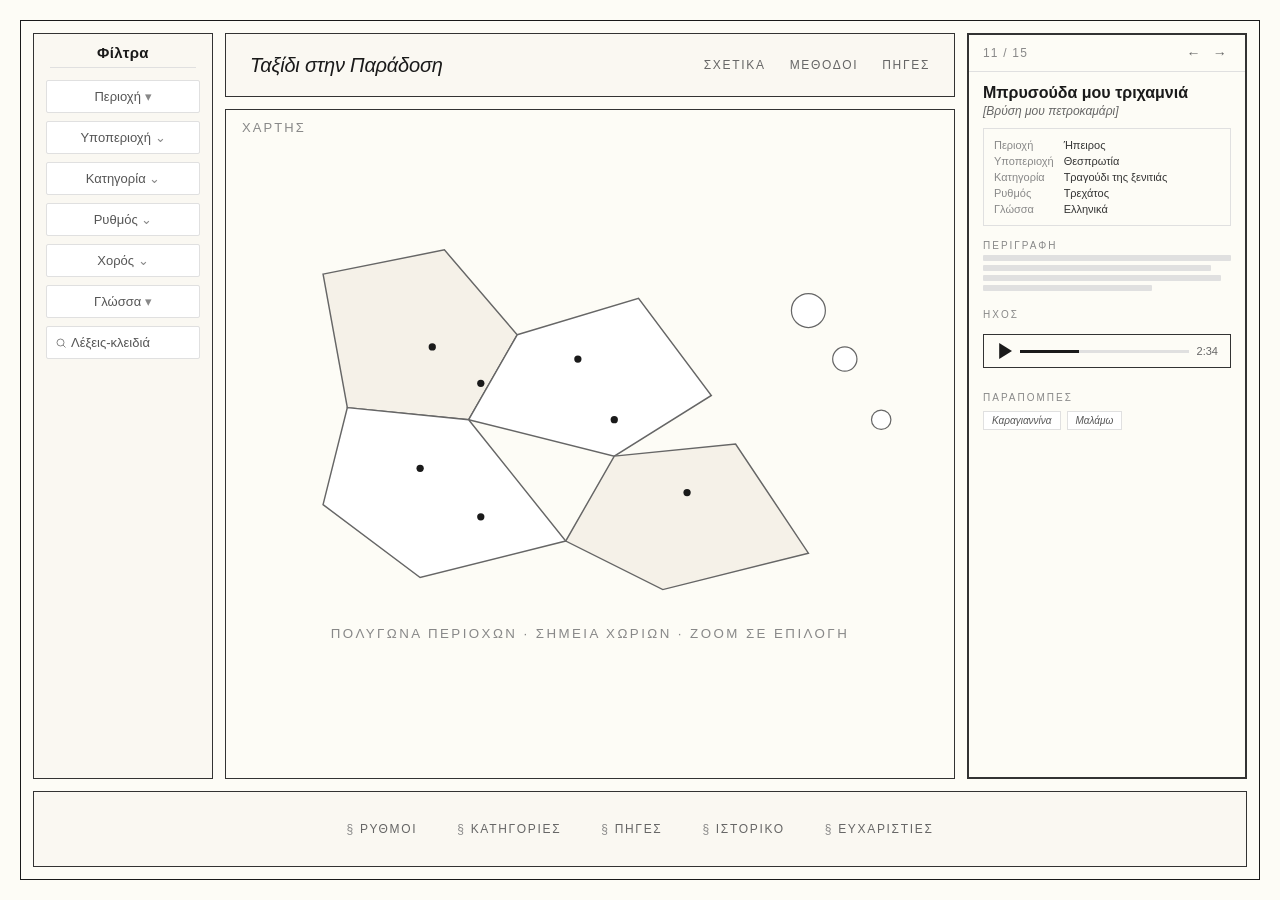
<file: docs/diagrams/vaggelis-layout.html>
<!doctype html>
<html lang="el">
  <head>
    <meta charset="utf-8" />
    <title>Διάταξη δημόσιας σελίδας — Ταξίδι στην Παράδοση</title>
    <style>
      :root {
        --ink: #1a1a1a;
        --charcoal: #333333;
        --slate: #555555;
        --stone: #666666;
        --ash: #888888;
        --mist: #b0b0b0;
        --fog: #e0e0e0;
        --paper: #faf8f2;
        --white: #fdfcf6;
      }
      * { box-sizing: border-box; margin: 0; padding: 0; }
      html, body {
        font-family: Inter, "Segoe UI", Arial, sans-serif;
        background: var(--white);
        color: var(--charcoal);
        -webkit-font-smoothing: antialiased;
      }
      body {
        /* Fluid: fills the browser viewport so the footer never falls below the fold.
           Puppeteer renders this at 1200×900 for PNG capture. */
        min-height: 100vh;
        height: 100vh;
        width: 100%;
        padding: 20px;
        overflow: hidden;
      }
      .frame {
        width: 100%;
        height: 100%;
        display: grid;
        grid-template-columns: 180px 1fr 280px;
        grid-template-rows: minmax(0, 1fr) 76px;
        grid-template-areas:
          "filters center panel"
          "appendices appendices appendices";
        gap: 12px;
        border: 1.5px solid var(--ink);
        padding: 12px;
        background: var(--white);
        overflow: hidden;
      }
      .cell { overflow: hidden; min-height: 0; min-width: 0; }
      .filters { overflow-y: auto; }
      .panel { overflow-y: auto; }
      .center { min-height: 0; }
      .map { min-height: 0; }

      .cell {
        border: 1.25px solid var(--charcoal);
        background: var(--white);
        display: flex;
        flex-direction: column;
      }
      .cell--paper { background: var(--paper); }
      .cell--strong { border-width: 2px; }

      .cell h2 {
        font-size: 15px;
        font-weight: 600;
        color: var(--ink);
        text-align: center;
        padding: 10px 8px 6px;
        letter-spacing: 0.02em;
      }
      .hairline {
        height: 1px;
        background: var(--fog);
        margin: 0 16px;
      }

      /* Filters */
      .filters { grid-area: filters; }
      .filters ul {
        list-style: none;
        padding: 12px 12px 16px;
        display: flex;
        flex-direction: column;
        gap: 8px;
      }
      .filters li {
        font-size: 13px;
        color: var(--slate);
        padding: 8px 10px;
        border: 1px solid var(--fog);
        background: #fff;
        border-radius: 2px;
        text-align: center;
      }
      .filters li.dropdown::after {
        content: " ▾";
        color: var(--ash);
      }
      .filters li.combo::after {
        content: " ⌄";
        color: var(--ash);
      }
      .filters li.search {
        text-align: left;
        padding-left: 24px;
        background: #fff url('data:image/svg+xml;utf8,<svg xmlns="http://www.w3.org/2000/svg" width="12" height="12" viewBox="0 0 24 24" fill="none" stroke="%23888" stroke-width="2"><circle cx="11" cy="11" r="7"/><line x1="21" y1="21" x2="16" y2="16"/></svg>') 8px center no-repeat;
      }

      /* Center column */
      .center {
        grid-area: center;
        display: grid;
        grid-template-rows: 64px minmax(0, 1fr);
        gap: 12px;
        border: none;
        background: transparent;
      }
      .generalinfo {
        border: 1.25px solid var(--charcoal);
        background: var(--paper);
        display: flex;
        align-items: center;
        justify-content: space-between;
        padding: 0 24px;
      }
      .generalinfo .brand {
        font-size: 20px;
        font-style: italic;
        color: var(--ink);
        letter-spacing: -0.01em;
      }
      .generalinfo .nav {
        display: flex;
        gap: 24px;
        font-size: 12px;
        color: var(--stone);
        letter-spacing: 0.14em;
        text-transform: uppercase;
      }
      .map {
        border: 1.25px solid var(--charcoal);
        background: var(--white);
        position: relative;
        overflow: hidden;
      }
      .map::before {
        content: "Χάρτης";
        position: absolute;
        top: 10px;
        left: 16px;
        font-size: 13px;
        color: var(--ash);
        text-transform: uppercase;
        letter-spacing: 0.16em;
      }
      .map svg {
        width: 100%;
        height: 100%;
        display: block;
      }

      /* Song panel */
      .panel { grid-area: panel; }
      .panel .topbar {
        display: flex;
        justify-content: space-between;
        align-items: center;
        padding: 10px 14px;
        border-bottom: 1px solid var(--fog);
        font-variant-numeric: tabular-nums;
      }
      .panel .counter {
        font-size: 12px;
        color: var(--ash);
        letter-spacing: 0.1em;
      }
      .panel .navbtns {
        font-size: 14px;
        color: var(--stone);
        letter-spacing: 0.3em;
      }
      .panel .title {
        padding: 12px 14px 2px;
        font-size: 16px;
        font-weight: 600;
        color: var(--ink);
      }
      .panel .alt {
        padding: 0 14px 10px;
        font-size: 12px;
        font-style: italic;
        color: var(--stone);
      }
      .panel .attrs {
        margin: 0 14px;
        border: 1px solid var(--fog);
        padding: 10px;
        font-size: 11px;
        color: var(--slate);
        display: grid;
        grid-template-columns: auto 1fr;
        gap: 4px 10px;
      }
      .panel .attrs dt { color: var(--ash); }
      .panel .attrs dd { color: var(--charcoal); }
      .panel .section-label {
        padding: 14px 14px 4px;
        font-size: 10px;
        text-transform: uppercase;
        letter-spacing: 0.2em;
        color: var(--ash);
      }
      .panel .textlines {
        padding: 0 14px;
      }
      .panel .textlines span {
        display: block;
        height: 6px;
        margin-bottom: 4px;
        background: var(--fog);
        border-radius: 1px;
      }
      .panel .textlines span:nth-child(1) { width: 100%; }
      .panel .textlines span:nth-child(2) { width: 92%; }
      .panel .textlines span:nth-child(3) { width: 96%; }
      .panel .textlines span:nth-child(4) { width: 68%; }
      .panel .audio {
        margin: 10px 14px;
        border: 1px solid var(--charcoal);
        padding: 8px 12px;
        font-size: 11px;
        color: var(--stone);
        display: flex;
        align-items: center;
        gap: 8px;
      }
      .panel .audio .play {
        width: 16px; height: 16px;
        background: var(--ink);
        clip-path: polygon(20% 0, 100% 50%, 20% 100%);
      }
      .panel .audio .bar {
        flex: 1;
        height: 3px;
        background: var(--fog);
        position: relative;
      }
      .panel .audio .bar::after {
        content: "";
        position: absolute; left: 0; top: 0; bottom: 0;
        width: 35%;
        background: var(--ink);
      }
      .panel .xrefs {
        display: flex;
        gap: 6px;
        padding: 4px 14px 14px;
        flex-wrap: wrap;
      }
      .panel .xref {
        font-size: 10px;
        padding: 3px 8px;
        border: 1px solid var(--fog);
        background: #fff;
        color: var(--slate);
        font-style: italic;
      }

      /* Appendices */
      .appendices {
        grid-area: appendices;
        background: var(--paper);
        display: flex;
        align-items: center;
        justify-content: center;
      }
      .appendices .row {
        display: flex;
        gap: 40px;
        font-size: 12px;
        color: var(--stone);
        letter-spacing: 0.14em;
        text-transform: uppercase;
      }
      .appendices .row span::before {
        content: "§ ";
        color: var(--ash);
      }

      /* Corner labels */
      .tag {
        position: absolute;
        top: 6px;
        left: 10px;
        font-size: 10px;
        letter-spacing: 0.2em;
        text-transform: uppercase;
        color: var(--ash);
      }
      .cell { position: relative; }
    </style>
  </head>
  <body>
    <div class="frame">
      <!-- FILTERS (left column, full height of main area) -->
      <aside class="cell cell--paper filters">
        <h2>Φίλτρα</h2>
        <div class="hairline"></div>
        <ul>
          <li class="dropdown">Περιοχή</li>
          <li class="combo">Υποπεριοχή</li>
          <li class="combo">Κατηγορία</li>
          <li class="combo">Ρυθμός</li>
          <li class="combo">Χορός</li>
          <li class="dropdown">Γλώσσα</li>
          <li class="search">Λέξεις-κλειδιά</li>
        </ul>
      </aside>

      <!-- CENTER (general info strip above + map below) -->
      <section class="center">
        <header class="generalinfo">
          <span class="brand">Ταξίδι στην Παράδοση</span>
          <nav class="nav">
            <span>Σχετικά</span>
            <span>Μέθοδοι</span>
            <span>Πηγές</span>
          </nav>
        </header>
        <div class="map">
          <!-- Stylised map schematic -->
          <svg viewBox="0 0 600 400" preserveAspectRatio="xMidYMid meet">
            <!-- Region polygons -->
            <path d="M 80 60 L 180 40 L 240 110 L 200 180 L 100 170 Z"
                  fill="#f5f1e8" stroke="#666" stroke-width="1.2"/>
            <path d="M 240 110 L 340 80 L 400 160 L 320 210 L 200 180 Z"
                  fill="#fff" stroke="#666" stroke-width="1.2"/>
            <path d="M 320 210 L 420 200 L 480 290 L 360 320 L 280 280 Z"
                  fill="#f5f1e8" stroke="#666" stroke-width="1.2"/>
            <path d="M 100 170 L 200 180 L 280 280 L 160 310 L 80 250 Z"
                  fill="#fff" stroke="#666" stroke-width="1.2"/>
            <!-- Islands -->
            <circle cx="480" cy="90" r="14" fill="#fff" stroke="#666" stroke-width="1"/>
            <circle cx="510" cy="130" r="10" fill="#fff" stroke="#666" stroke-width="1"/>
            <circle cx="540" cy="180" r="8" fill="#fff" stroke="#666" stroke-width="1"/>
            <!-- Village markers -->
            <circle cx="170" cy="120" r="3" fill="#1a1a1a"/>
            <circle cx="210" cy="150" r="3" fill="#1a1a1a"/>
            <circle cx="290" cy="130" r="3" fill="#1a1a1a"/>
            <circle cx="320" cy="180" r="3" fill="#1a1a1a"/>
            <circle cx="380" cy="240" r="3" fill="#1a1a1a"/>
            <circle cx="160" cy="220" r="3" fill="#1a1a1a"/>
            <circle cx="210" cy="260" r="3" fill="#1a1a1a"/>
            <!-- Label -->
            <text x="300" y="360" text-anchor="middle" font-size="11" fill="#888"
                  font-family="Inter, sans-serif"
                  letter-spacing="2px">
              ΠΟΛΥΓΩΝΑ ΠΕΡΙΟΧΩΝ · ΣΗΜΕΙΑ ΧΩΡΙΩΝ · ZOOM ΣΕ ΕΠΙΛΟΓΗ
            </text>
          </svg>
        </div>
      </section>

      <!-- SONG PANEL (right column, full height of main area) -->
      <aside class="cell cell--strong panel">
        <div class="topbar">
          <span class="counter">11 / 15</span>
          <span class="navbtns">← →</span>
        </div>
        <div class="title">Μπρυσούδα μου τριχαμνιά</div>
        <div class="alt">[Βρύση μου πετροκαμάρι]</div>
        <dl class="attrs">
          <dt>Περιοχή</dt><dd>Ήπειρος</dd>
          <dt>Υποπεριοχή</dt><dd>Θεσπρωτία</dd>
          <dt>Κατηγορία</dt><dd>Τραγούδι της ξενιτιάς</dd>
          <dt>Ρυθμός</dt><dd>Τρεχάτος</dd>
          <dt>Γλώσσα</dt><dd>Ελληνικά</dd>
        </dl>
        <div class="section-label">Περιγραφή</div>
        <div class="textlines">
          <span></span><span></span><span></span><span></span>
        </div>
        <div class="section-label">Ήχος</div>
        <div class="audio">
          <span class="play"></span>
          <span class="bar"></span>
          <span>2:34</span>
        </div>
        <div class="section-label">Παραπομπές</div>
        <div class="xrefs">
          <span class="xref">Καραγιαννίνα</span>
          <span class="xref">Μαλάμω</span>
        </div>
      </aside>

      <!-- APPENDICES (bottom row, full width) -->
      <footer class="cell appendices">
        <div class="row">
          <span>Ρυθμοί</span>
          <span>Κατηγορίες</span>
          <span>Πηγές</span>
          <span>Ιστορικό</span>
          <span>Ευχαριστίες</span>
        </div>
      </footer>
    </div>
  </body>
</html>
</file>
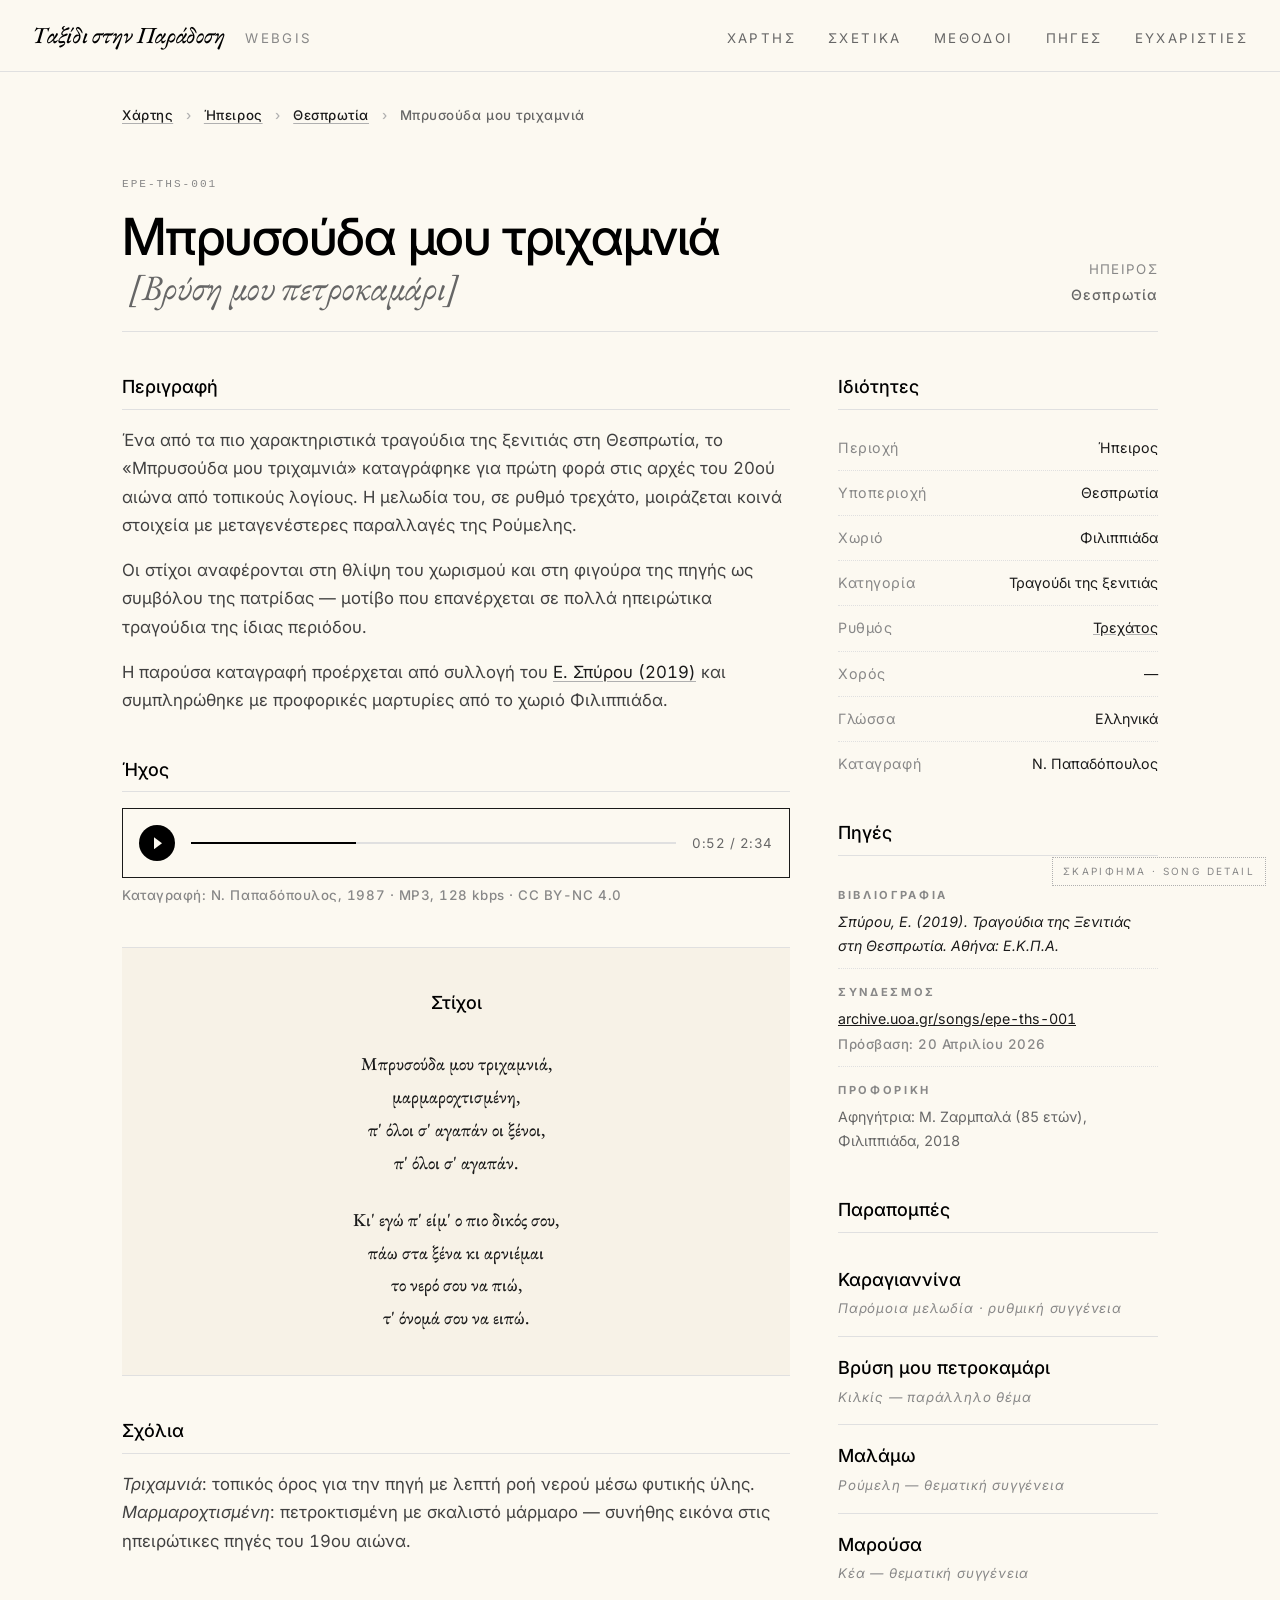
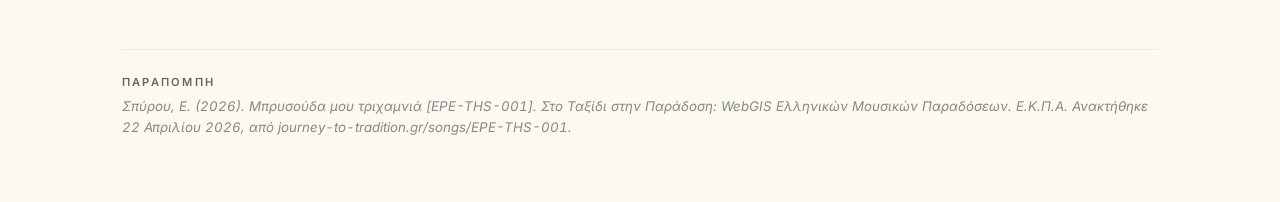
<file: docs/diagrams/vaggelis-song-detail.html>
<!doctype html>
<html lang="el">
<head>
  <meta charset="utf-8"/>
  <title>Μπρυσούδα μου τριχαμνιά — Ταξίδι στην Παράδοση</title>
  <link rel="stylesheet" href="_wireframe.css"/>
  <style>
    .song-page {
      max-width: 1100px;
      margin: var(--space-4) auto var(--space-8);
      padding: 0 var(--space-4);
    }
    .song-hero {
      display: grid;
      grid-template-columns: 1fr auto;
      align-items: end;
      gap: var(--space-4);
      padding-top: var(--space-6);
      padding-bottom: var(--space-3);
      border-bottom: 1px solid var(--fog);
    }
    .song-hero .code {
      font-family: "JetBrains Mono", Consolas, monospace;
      font-size: var(--text-2xs);
      letter-spacing: 0.18em;
      color: var(--ash);
      margin-bottom: var(--space-2);
    }
    .song-hero h1 {
      font-family: var(--font-sans);
      font-weight: 500;
      font-size: clamp(2rem, 4vw, 3.2rem);
      letter-spacing: -0.03em;
      color: var(--ink);
      line-height: 1.05;
    }
    .song-hero h1 .alt {
      font-family: var(--font-serif);
      font-style: italic;
      font-weight: 400;
      color: var(--stone);
      font-size: 0.7em;
      display: block;
      margin-top: 6px;
      letter-spacing: -0.01em;
    }
    .song-hero .meta-col {
      font-size: var(--text-xs);
      color: var(--ash);
      text-align: right;
      letter-spacing: 0.1em;
      text-transform: uppercase;
    }
    .song-hero .meta-col strong {
      display: block;
      font-weight: 500;
      color: var(--stone);
      letter-spacing: 0.06em;
      text-transform: none;
      font-size: var(--text-sm);
      margin-top: 2px;
    }
    .song-grid {
      margin-top: var(--space-5);
      display: grid;
      grid-template-columns: 1fr 320px;
      gap: var(--space-6);
    }
    .song-grid h2 {
      font-family: var(--font-sans);
      font-weight: 500;
      font-size: var(--text-md);
      color: var(--ink);
      margin-bottom: var(--space-2);
      padding-bottom: 6px;
      border-bottom: 1px solid var(--fog);
    }
    .lyrics-wrap {
      margin-top: var(--space-5);
      padding: var(--space-5) var(--space-3);
      background: var(--paper);
      border-top: 1px solid var(--fog);
      border-bottom: 1px solid var(--fog);
    }
    .audio-player {
      border: 1px solid var(--charcoal);
      padding: var(--space-2);
      display: flex;
      align-items: center;
      gap: var(--space-2);
      margin-top: var(--space-2);
    }
    .audio-player .play-btn {
      flex-shrink: 0;
      width: 36px;
      height: 36px;
      border-radius: 50%;
      background: var(--ink);
      display: flex;
      align-items: center;
      justify-content: center;
    }
    .audio-player .play-btn::after {
      content: "";
      width: 10px; height: 12px;
      background: var(--white);
      clip-path: polygon(20% 0, 100% 50%, 20% 100%);
    }
    .audio-player .scrub {
      flex: 1;
      height: 2px;
      background: var(--fog);
      position: relative;
    }
    .audio-player .scrub::after {
      content: "";
      position: absolute;
      left: 0; top: 0; bottom: 0;
      width: 34%;
      background: var(--ink);
    }
    .audio-player .time {
      font-variant-numeric: tabular-nums;
      font-size: var(--text-xs);
      color: var(--stone);
      letter-spacing: 0.04em;
    }
    .side-list {
      list-style: none;
      font-size: var(--text-sm);
    }
    .side-list li {
      padding: 10px 0;
      border-bottom: 1px dotted var(--fog);
      display: flex;
      justify-content: space-between;
      gap: var(--space-2);
    }
    .side-list li:last-child { border-bottom: none; }
    .side-list .k { color: var(--ash); letter-spacing: 0.04em; }
    .side-list .v { color: var(--charcoal); text-align: right; }
    .side-list .v a { color: var(--charcoal); text-decoration-color: var(--mist); }
    .xrefs-list {
      list-style: none;
      margin-top: var(--space-2);
    }
    .xrefs-list li {
      padding: var(--space-2) 0;
      border-bottom: 1px solid var(--fog);
    }
    .xrefs-list li:last-child { border-bottom: none; }
    .xrefs-list a { display: block; text-decoration: none; color: inherit; }
    .xrefs-list .x-title {
      font-family: var(--font-sans);
      font-weight: 500;
      font-size: var(--text-md);
      color: var(--ink);
    }
    .xrefs-list .x-rel {
      font-size: var(--text-xs);
      color: var(--ash);
      font-style: italic;
      letter-spacing: 0.06em;
      margin-top: 2px;
    }
    .xrefs-list li:hover { background: var(--paper); padding-left: 8px; transition: padding 0.15s ease; }
    .footer-citation {
      margin-top: var(--space-6);
      padding-top: var(--space-3);
      border-top: 1px dotted var(--fog);
      font-size: var(--text-xs);
      color: var(--ash);
      font-style: italic;
      line-height: 1.6;
    }
    .footer-citation strong {
      display: block;
      color: var(--stone);
      font-style: normal;
      font-weight: 600;
      letter-spacing: 0.2em;
      text-transform: uppercase;
      margin-bottom: 4px;
      font-size: var(--text-2xs);
    }
    @media (max-width: 820px) {
      .song-grid { grid-template-columns: 1fr; }
      .song-hero { grid-template-columns: 1fr; }
      .song-hero .meta-col { text-align: left; }
    }
  </style>
</head>
<body>
  <header class="topstrip">
    <div class="brand">Ταξίδι στην Παράδοση <small>WebGIS</small></div>
    <nav>
      <a href="vaggelis-layout.html">Χάρτης</a>
      <a href="vaggelis-editorial.html">Σχετικά</a>
      <a href="vaggelis-editorial.html">Μέθοδοι</a>
      <a href="vaggelis-editorial.html">Πηγές</a>
      <a href="vaggelis-editorial.html">Ευχαριστίες</a>
    </nav>
  </header>

  <article class="song-page">
    <nav class="meta" style="margin-top: var(--space-3);">
      <a href="vaggelis-layout.html" class="link">Χάρτης</a>
      <span style="color: var(--mist); margin: 0 8px;">›</span>
      <a href="#" class="link">Ήπειρος</a>
      <span style="color: var(--mist); margin: 0 8px;">›</span>
      <a href="#" class="link">Θεσπρωτία</a>
      <span style="color: var(--mist); margin: 0 8px;">›</span>
      <span style="color: var(--stone);">Μπρυσούδα μου τριχαμνιά</span>
    </nav>

    <header class="song-hero">
      <div>
        <div class="code">EPE-THS-001</div>
        <h1>
          Μπρυσούδα μου τριχαμνιά
          <span class="alt">[Βρύση μου πετροκαμάρι]</span>
        </h1>
      </div>
      <div class="meta-col">
        <span>Ήπειρος</span>
        <strong>Θεσπρωτία</strong>
      </div>
    </header>

    <section class="song-grid">
      <div>
        <h2>Περιγραφή</h2>
        <div class="prose stack-2">
          <p>Ένα από τα πιο χαρακτηριστικά τραγούδια της ξενιτιάς στη Θεσπρωτία, το «Μπρυσούδα μου τριχαμνιά» καταγράφηκε για πρώτη φορά στις αρχές του 20ού αιώνα από τοπικούς λογίους. Η μελωδία του, σε ρυθμό τρεχάτο, μοιράζεται κοινά στοιχεία με μεταγενέστερες παραλλαγές της Ρούμελης.</p>
          <p>Οι στίχοι αναφέρονται στη θλίψη του χωρισμού και στη φιγούρα της πηγής ως συμβόλου της πατρίδας — μοτίβο που επανέρχεται σε πολλά ηπειρώτικα τραγούδια της ίδιας περιόδου.</p>
          <p>Η παρούσα καταγραφή προέρχεται από συλλογή του <a href="#">Ε. Σπύρου (2019)</a> και συμπληρώθηκε με προφορικές μαρτυρίες από το χωριό Φιλιππιάδα.</p>
        </div>

        <h2 style="margin-top: var(--space-5);">Ήχος</h2>
        <div class="audio-player" aria-label="Αναπαραγωγή ηχητικού">
          <span class="play-btn" role="button" aria-label="Αναπαραγωγή"></span>
          <span class="scrub"></span>
          <span class="time">0:52 / 2:34</span>
        </div>
        <div class="meta" style="margin-top: 6px;">
          Καταγραφή: Ν. Παπαδόπουλος, 1987 · MP3, 128 kbps · CC BY-NC 4.0
        </div>

        <div class="lyrics-wrap">
          <h2 style="border: none; margin-bottom: var(--space-3); text-align: center;">Στίχοι</h2>
          <div class="lyrics">
            <p>
              Μπρυσούδα μου τριχαμνιά,<br/>
              μαρμαροχτισμένη,<br/>
              π' όλοι σ' αγαπάν οι ξένοι,<br/>
              π' όλοι σ' αγαπάν.
            </p>
            <p>
              Κι' εγώ π' είμ' ο πιο δικός σου,<br/>
              πάω στα ξένα κι αρνιέμαι<br/>
              το νερό σου να πιώ,<br/>
              τ' όνομά σου να ειπώ.
            </p>
          </div>
        </div>

        <h2 style="margin-top: var(--space-5);">Σχόλια</h2>
        <div class="prose">
          <p><em>Τριχαμνιά</em>: τοπικός όρος για την πηγή με λεπτή ροή νερού μέσω φυτικής ύλης. <em>Μαρμαροχτισμένη</em>: πετροκτισμένη με σκαλιστό μάρμαρο — συνήθης εικόνα στις ηπειρώτικες πηγές του 19ου αιώνα.</p>
        </div>
      </div>

      <aside class="stack-4">
        <section>
          <h2>Ιδιότητες</h2>
          <ul class="side-list">
            <li><span class="k">Περιοχή</span><span class="v">Ήπειρος</span></li>
            <li><span class="k">Υποπεριοχή</span><span class="v">Θεσπρωτία</span></li>
            <li><span class="k">Χωριό</span><span class="v">Φιλιππιάδα</span></li>
            <li><span class="k">Κατηγορία</span><span class="v">Τραγούδι της ξενιτιάς</span></li>
            <li><span class="k">Ρυθμός</span><span class="v"><a href="#">Τρεχάτος</a></span></li>
            <li><span class="k">Χορός</span><span class="v">—</span></li>
            <li><span class="k">Γλώσσα</span><span class="v">Ελληνικά</span></li>
            <li><span class="k">Καταγραφή</span><span class="v">Ν. Παπαδόπουλος</span></li>
          </ul>
        </section>

        <section>
          <h2>Πηγές</h2>
          <ul class="side-list">
            <li style="display:block;">
              <span class="label-tracked">Βιβλιογραφία</span><br/>
              <span class="v" style="text-align:left; font-style: italic; margin-top: 4px; display: block;">Σπύρου, Ε. (2019). <em>Τραγούδια της Ξενιτιάς στη Θεσπρωτία.</em> Αθήνα: Ε.Κ.Π.Α.</span>
            </li>
            <li style="display:block;">
              <span class="label-tracked">Σύνδεσμος</span><br/>
              <a href="#" class="v" style="text-align:left; margin-top: 4px; display: block;">archive.uoa.gr/songs/epe-ths-001</a>
              <span class="meta">Πρόσβαση: 20 Απριλίου 2026</span>
            </li>
            <li style="display:block;">
              <span class="label-tracked">Προφορική</span><br/>
              <span class="v" style="text-align:left; margin-top: 4px; display: block; color: var(--stone);">Αφηγήτρια: Μ. Ζαρμπαλά (85 ετών), Φιλιππιάδα, 2018</span>
            </li>
          </ul>
        </section>

        <section>
          <h2>Παραπομπές</h2>
          <ul class="xrefs-list">
            <li><a href="#">
              <div class="x-title">Καραγιαννίνα</div>
              <div class="x-rel">Παρόμοια μελωδία · ρυθμική συγγένεια</div>
            </a></li>
            <li><a href="#">
              <div class="x-title">Βρύση μου πετροκαμάρι</div>
              <div class="x-rel">Κιλκίς — παράλληλο θέμα</div>
            </a></li>
            <li><a href="#">
              <div class="x-title">Μαλάμω</div>
              <div class="x-rel">Ρούμελη — θεματική συγγένεια</div>
            </a></li>
            <li><a href="#">
              <div class="x-title">Μαρούσα</div>
              <div class="x-rel">Κέα — θεματική συγγένεια</div>
            </a></li>
          </ul>
        </section>
      </aside>
    </section>

    <div class="footer-citation">
      <strong>Παραπομπή</strong>
      Σπύρου, Ε. (2026). <em>Μπρυσούδα μου τριχαμνιά</em> [EPE-THS-001]. Στο <em>Ταξίδι στην Παράδοση: WebGIS Ελληνικών Μουσικών Παραδόσεων</em>. Ε.Κ.Π.Α. Ανακτήθηκε 22 Απριλίου 2026, από journey-to-tradition.gr/songs/EPE-THS-001.
    </div>
  </article>

  <div class="wireframe-badge">ΣΚΑΡΙΦΗΜΑ · song detail</div>
</body>
</html>
</file>
<file: docs/diagrams/_wireframe.css>
/* Shared wireframe tokens + components for all /docs/diagrams/vaggelis-*.html
   Embodies the project design system: Greek-first, monochrome warm greys,
   hairlines over cards, EB Garamond italic for Latin display only. */

@import url('https://fonts.googleapis.com/css2?family=Inter:wght@400;500;600;700&family=EB+Garamond:ital,wght@1,400;1,500&display=swap');

:root {
  /* --- Warm monochrome palette --- */
  --ink:       #000000;
  --charcoal:  #1a1a1a;
  --slate:     #404040;
  --stone:     #666666;
  --ash:       #888888;
  --mist:      #b0b0b0;
  --fog:       #e0e0e0;
  --haze:      #eeeae0;
  --paper:     oklch(0.962 0.015 85);
  --white:     oklch(0.982 0.011 85);

  /* --- Type scale (1.2 Minor Third) --- */
  --text-2xs: 0.694rem;
  --text-xs:  0.833rem;
  --text-sm:  0.889rem;
  --text-base: 1rem;
  --text-md:  1.125rem;
  --text-lg:  1.2rem;
  --text-xl:  1.44rem;
  --text-2xl: 1.728rem;
  --text-3xl: 2.074rem;
  --text-4xl: 2.488rem;

  /* --- Spacing (8px rhythm) --- */
  --space-0: 0;
  --space-1: 0.5rem;
  --space-2: 1rem;
  --space-3: 1.5rem;
  --space-4: 2rem;
  --space-5: 2.5rem;
  --space-6: 3rem;
  --space-8: 4rem;
  --space-10: 6rem;

  /* --- Line heights (Greek-tuned: +0.05 vs Latin) --- */
  --leading-tight:   1.25;
  --leading-snug:    1.4;
  --leading-normal:  1.55;
  --leading-relaxed: 1.7;
  --leading-loose:   1.85;

  /* --- Fonts --- */
  --font-sans: "Inter", -apple-system, BlinkMacSystemFont, "Segoe UI", Roboto, sans-serif;
  --font-serif: "EB Garamond", Georgia, serif;
}

*, *::before, *::after { box-sizing: border-box; margin: 0; padding: 0; }

html {
  font-size: 16px;
  text-size-adjust: 100%;
  scroll-behavior: smooth;
}

body {
  font-family: var(--font-sans);
  background: var(--white);
  color: var(--charcoal);
  line-height: var(--leading-relaxed);
  font-weight: 400;
  -webkit-font-smoothing: antialiased;
  text-rendering: optimizeLegibility;
  font-variant-numeric: tabular-nums;
}

/* --- Layout shell --- */
.shell {
  max-width: 1280px;
  margin-inline: auto;
  padding: var(--space-3) var(--space-4);
}
.shell--wide { max-width: 1440px; }

/* --- Global top strip (public) --- */
.topstrip {
  display: flex;
  align-items: baseline;
  justify-content: space-between;
  padding: var(--space-2) var(--space-4);
  border-bottom: 1px solid var(--fog);
  background: var(--white);
  position: sticky;
  top: 0;
  z-index: 5;
}
.topstrip .brand {
  font-family: var(--font-serif);
  font-style: italic;
  font-weight: 500;
  font-size: var(--text-xl);
  letter-spacing: -0.01em;
  color: var(--ink);
}
.topstrip .brand small {
  font-family: var(--font-sans);
  font-style: normal;
  font-weight: 400;
  font-size: var(--text-xs);
  color: var(--ash);
  letter-spacing: 0.18em;
  text-transform: uppercase;
  margin-left: var(--space-2);
}
.topstrip nav {
  display: flex;
  gap: var(--space-4);
  font-size: var(--text-xs);
  letter-spacing: 0.18em;
  text-transform: uppercase;
  color: var(--stone);
}
.topstrip nav a {
  color: var(--stone);
  text-decoration: none;
  padding-bottom: 2px;
  border-bottom: 1px solid transparent;
  transition: border 0.15s ease, color 0.15s ease;
}
.topstrip nav a:hover,
.topstrip nav a[aria-current="page"] {
  color: var(--ink);
  border-bottom-color: var(--ink);
}

/* --- Typography primitives --- */
.display-title {
  font-family: var(--font-serif);
  font-style: italic;
  font-weight: 500;
  font-size: clamp(2.5rem, 6vw, 5rem);
  line-height: 0.95;
  letter-spacing: -0.035em;
  color: var(--ink);
}
.display-title[lang="el"] {
  font-family: var(--font-sans);
  font-style: normal;
  font-weight: 500;
  letter-spacing: -0.03em;
}
.chapter-head {
  display: grid;
  grid-template-columns: auto minmax(0, 1fr) auto;
  column-gap: var(--space-4);
  align-items: baseline;
  padding-bottom: var(--space-2);
  border-bottom: 1px solid var(--fog);
}
.chapter-num {
  font-family: var(--font-serif);
  font-style: italic;
  font-weight: 500;
  font-size: clamp(1.5rem, 2vw + 1rem, 2.5rem);
  color: var(--ash);
  font-variant-numeric: tabular-nums;
}
.chapter-title {
  font-family: var(--font-sans);
  font-weight: 500;
  font-size: clamp(1.5rem, 2vw + 1rem, 2.5rem);
  letter-spacing: -0.02em;
  color: var(--ink);
}
.lede {
  font-family: var(--font-serif);
  font-style: italic;
  font-weight: 400;
  font-size: clamp(1.05rem, 0.3vw + 1rem, 1.35rem);
  line-height: 1.45;
  color: var(--charcoal);
  max-width: 42ch;
}
.entry-title {
  font-family: var(--font-sans);
  font-weight: 600;
  font-size: var(--text-xl);
  letter-spacing: -0.01em;
  color: var(--ink);
}
.entry-title em, .alt {
  font-family: var(--font-serif);
  font-style: italic;
  font-weight: 400;
  color: var(--stone);
  margin-left: 0.2em;
  font-size: 0.92em;
}
.label-tracked {
  font-size: var(--text-2xs);
  font-weight: 700;
  text-transform: uppercase;
  letter-spacing: 0.24em;
  color: var(--ash);
}
.prose {
  font-size: clamp(0.95rem, 0.2vw + 0.9rem, 1.05rem);
  line-height: var(--leading-relaxed);
  color: var(--slate);
  max-width: 68ch;
}
.prose p + p { margin-top: var(--space-2); }
.meta {
  font-size: var(--text-xs);
  font-weight: 500;
  font-variant-numeric: tabular-nums;
  letter-spacing: 0.04em;
  color: var(--ash);
}
.pullquote {
  font-family: var(--font-serif);
  font-style: italic;
  font-weight: 400;
  font-size: clamp(1.2rem, 0.5vw + 1.1rem, 1.6rem);
  line-height: 1.45;
  color: var(--charcoal);
  max-width: 42ch;
  border-left: 1px solid var(--fog);
  padding-left: var(--space-3);
}
.lyrics {
  font-family: var(--font-serif);
  font-style: normal;
  font-weight: 500;
  font-size: clamp(1rem, 0.3vw + 0.9rem, 1.15rem);
  line-height: 1.8;
  color: var(--charcoal);
  text-align: center;
  max-width: 46ch;
  margin-inline: auto;
}
.lyrics p + p { margin-top: var(--space-3); }

/* --- Rules --- */
.rule-hairline { border-top: 1px solid var(--fog); }
.rule-dotted   { border-top: 1px dotted var(--fog); }

/* --- Chips / tags --- */
.chip {
  display: inline-flex;
  align-items: center;
  gap: 4px;
  font-size: var(--text-2xs);
  font-weight: 500;
  letter-spacing: 0.08em;
  text-transform: uppercase;
  color: var(--stone);
  background: var(--paper);
  border: 1px solid var(--fog);
  padding: 3px 8px;
  border-radius: 1px;
}
.chip--ink { color: var(--ink); border-color: var(--charcoal); }
.chip--ghost { background: transparent; }

/* --- Buttons --- */
.btn {
  font-family: var(--font-sans);
  font-size: var(--text-sm);
  font-weight: 500;
  letter-spacing: 0.02em;
  padding: 8px 14px;
  border: 1px solid var(--charcoal);
  background: var(--white);
  color: var(--charcoal);
  cursor: pointer;
  border-radius: 1px;
}
.btn:hover { background: var(--ink); color: var(--white); }
.btn--primary { background: var(--ink); color: var(--white); }
.btn--primary:hover { background: var(--charcoal); }
.btn--ghost { border-color: var(--fog); }
.btn--sm { padding: 5px 10px; font-size: var(--text-xs); }

/* --- Fields (inputs, selects) --- */
.field {
  display: block;
  margin-bottom: var(--space-2);
}
.field > label {
  display: block;
  font-size: var(--text-2xs);
  font-weight: 600;
  letter-spacing: 0.2em;
  text-transform: uppercase;
  color: var(--ash);
  margin-bottom: 6px;
}
.field > .hint {
  font-size: var(--text-xs);
  color: var(--ash);
  margin-top: 4px;
}
.input, .select, .textarea {
  width: 100%;
  font-family: var(--font-sans);
  font-size: var(--text-base);
  padding: 8px 10px;
  border: 1px solid var(--fog);
  background: var(--white);
  color: var(--charcoal);
  border-radius: 1px;
  font-variant-numeric: tabular-nums;
}
.input:focus, .select:focus, .textarea:focus {
  outline: none;
  border-color: var(--charcoal);
}
.textarea { resize: vertical; min-height: 120px; font-family: var(--font-serif); font-style: normal; line-height: 1.6; }
.select { appearance: none; background-image: url('data:image/svg+xml;utf8,<svg xmlns="http://www.w3.org/2000/svg" width="10" height="6" viewBox="0 0 10 6"><path d="M1 1l4 4 4-4" stroke="%23888" stroke-width="1.2" fill="none"/></svg>'); background-repeat: no-repeat; background-position: right 10px center; padding-right: 28px; }

.combobox {
  position: relative;
}
.combobox .input { padding-right: 28px; }
.combobox::after {
  content: "⌄";
  position: absolute;
  right: 10px;
  top: 50%;
  transform: translateY(-60%);
  color: var(--ash);
  font-size: 14px;
  pointer-events: none;
}

.searchfield {
  display: flex;
  align-items: center;
  border: 1px solid var(--fog);
  padding: 8px 10px;
  background: var(--white);
}
.searchfield svg { flex-shrink: 0; margin-right: 8px; }
.searchfield input {
  border: none;
  outline: none;
  width: 100%;
  font-family: var(--font-sans);
  font-size: var(--text-base);
  color: var(--charcoal);
  background: transparent;
}

/* --- Link style --- */
a.link, .prose a {
  color: var(--charcoal);
  text-decoration-line: underline;
  text-decoration-color: var(--mist);
  text-decoration-thickness: 1px;
  text-underline-offset: 3px;
  transition: text-decoration-color 0.15s ease, color 0.15s ease;
}
a.link:hover, .prose a:hover {
  color: var(--ink);
  text-decoration-color: var(--ink);
}

/* --- Table (list views) --- */
.datatable {
  width: 100%;
  border-collapse: collapse;
  font-size: var(--text-sm);
}
.datatable thead th {
  text-align: left;
  font-weight: 600;
  font-size: var(--text-2xs);
  letter-spacing: 0.18em;
  text-transform: uppercase;
  color: var(--ash);
  padding: 10px 12px;
  border-bottom: 1px solid var(--charcoal);
}
.datatable tbody td {
  padding: 12px;
  border-bottom: 1px dotted var(--fog);
  color: var(--charcoal);
  vertical-align: top;
}
.datatable tbody tr:hover { background: var(--paper); }
.datatable .num { text-align: right; font-variant-numeric: tabular-nums; color: var(--stone); }
.datatable .code { font-family: "JetBrains Mono", Consolas, monospace; font-size: var(--text-2xs); color: var(--stone); letter-spacing: 0.02em; }
.datatable .dot {
  display: inline-block; width: 8px; height: 8px; border-radius: 50%;
  background: var(--fog);
}
.datatable .dot--on { background: var(--ink); }

/* --- Admin shell (sidebar + main) --- */
.admin-shell {
  display: grid;
  grid-template-columns: 220px 1fr;
  min-height: 100vh;
}
.admin-shell > aside {
  background: var(--paper);
  border-right: 1px solid var(--fog);
  padding: var(--space-3) 0;
}
.admin-shell > main {
  padding: var(--space-4) var(--space-5);
  max-width: 1400px;
}
.adminnav {
  list-style: none;
  display: flex;
  flex-direction: column;
}
.adminnav li > span,
.adminnav li > a {
  display: block;
  padding: 7px var(--space-3);
  font-size: var(--text-sm);
  color: var(--slate);
  text-decoration: none;
  border-left: 2px solid transparent;
}
.adminnav li > a:hover { background: var(--haze); color: var(--ink); }
.adminnav li > a[aria-current="page"] {
  color: var(--ink);
  border-left-color: var(--ink);
  background: var(--haze);
  font-weight: 500;
}
.adminnav .group {
  font-size: var(--text-2xs);
  font-weight: 700;
  letter-spacing: 0.2em;
  text-transform: uppercase;
  color: var(--ash);
  padding: var(--space-3) var(--space-3) 6px;
}

.admin-header {
  display: flex;
  align-items: baseline;
  justify-content: space-between;
  padding-bottom: var(--space-3);
  border-bottom: 1px solid var(--fog);
  margin-bottom: var(--space-4);
  gap: var(--space-4);
  flex-wrap: wrap;
}
.admin-header h1 {
  font-family: var(--font-sans);
  font-weight: 500;
  font-size: var(--text-2xl);
  letter-spacing: -0.02em;
  color: var(--ink);
}
.admin-header .actions { display: flex; gap: var(--space-2); }

.card {
  padding: var(--space-3);
  border: 1px solid var(--fog);
  background: var(--white);
}
.card--paper { background: var(--paper); border-color: var(--fog); }
.card h3 {
  font-family: var(--font-sans);
  font-weight: 500;
  font-size: var(--text-md);
  color: var(--ink);
  margin-bottom: 4px;
}
.card .stat {
  font-family: var(--font-sans);
  font-weight: 400;
  font-size: var(--text-3xl);
  letter-spacing: -0.02em;
  color: var(--ink);
  font-variant-numeric: tabular-nums;
}

/* --- Utility --- */
.stack-2 > * + * { margin-top: var(--space-2); }
.stack-3 > * + * { margin-top: var(--space-3); }
.stack-4 > * + * { margin-top: var(--space-4); }
.flex { display: flex; }
.flex-wrap { flex-wrap: wrap; }
.items-center { align-items: center; }
.justify-between { justify-content: space-between; }
.gap-1 { gap: var(--space-1); }
.gap-2 { gap: var(--space-2); }
.gap-3 { gap: var(--space-3); }
.gap-4 { gap: var(--space-4); }
.mt-2 { margin-top: var(--space-2); }
.mt-3 { margin-top: var(--space-3); }
.mt-4 { margin-top: var(--space-4); }
.mb-2 { margin-bottom: var(--space-2); }
.text-ash { color: var(--ash); }
.text-stone { color: var(--stone); }
.text-ink { color: var(--ink); }
.tabular { font-variant-numeric: tabular-nums; }
.grow { flex-grow: 1; }

/* --- Wireframe badge --- */
.wireframe-badge {
  position: fixed;
  bottom: 14px;
  right: 14px;
  z-index: 100;
  font-family: var(--font-sans);
  font-size: 10px;
  letter-spacing: 0.24em;
  text-transform: uppercase;
  color: var(--ash);
  background: var(--white);
  border: 1px dotted var(--mist);
  padding: 5px 10px;
  pointer-events: none;
}
</file>
